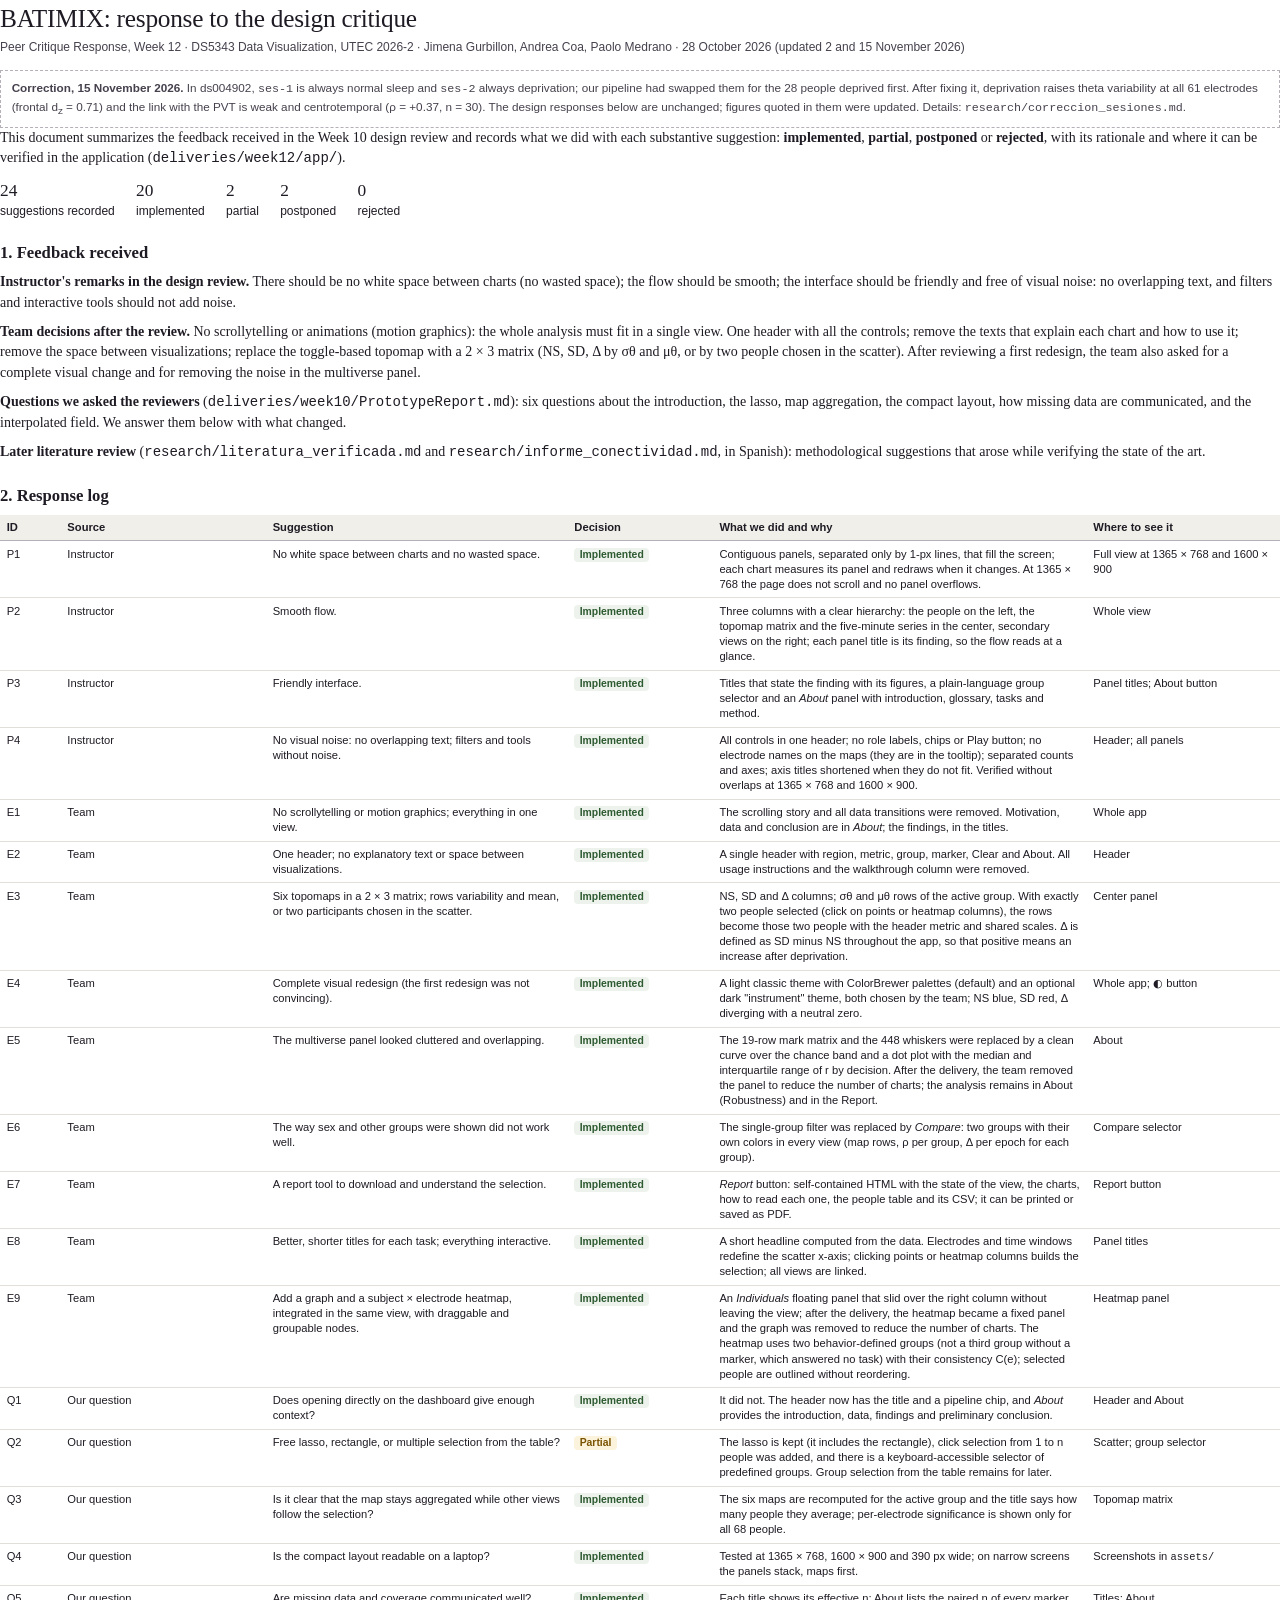
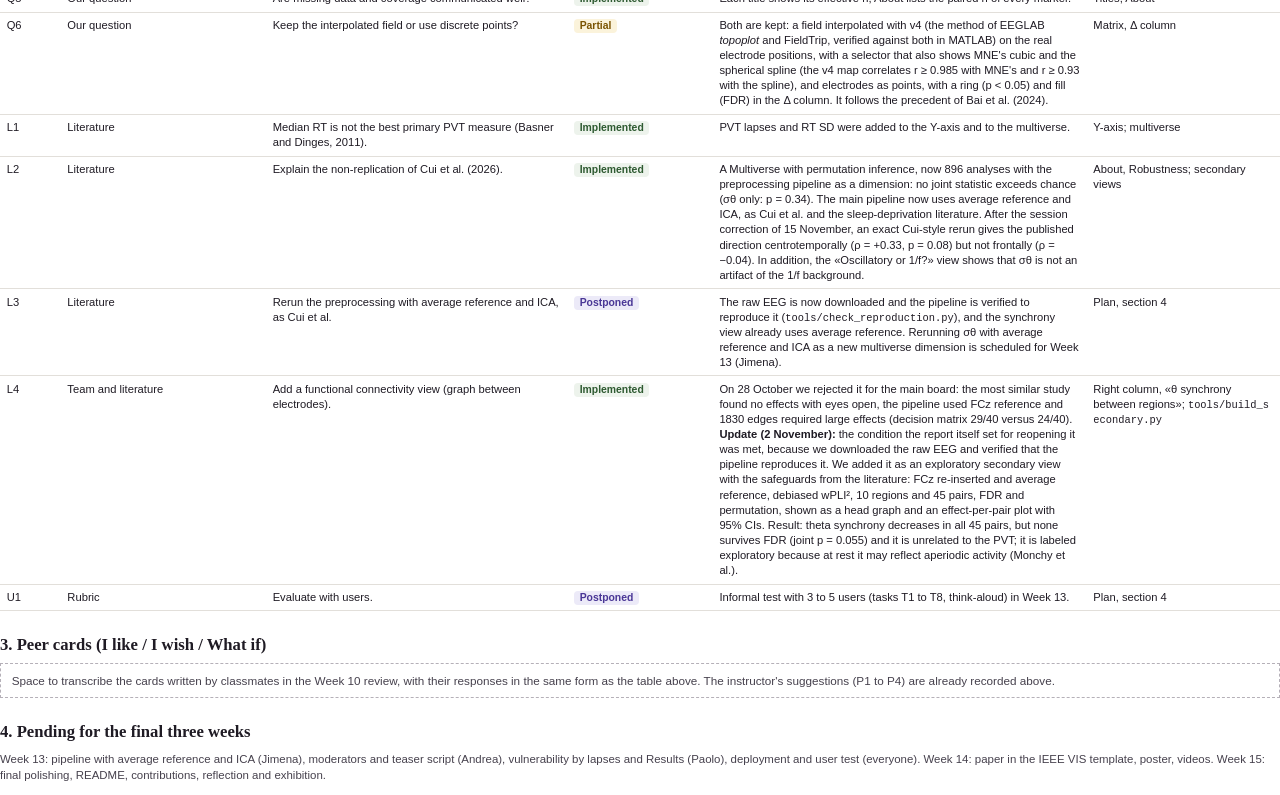
<file: deliveries/week12/PeerCritiqueResponse.html>
<!DOCTYPE html>
<html lang="en">
<head>
<meta charset="utf-8">
<title>BATIMIX: response to the design critique (Week 12)</title>
<style>
  @page{size:Letter;margin:.7in .7in .75in}
  body{font-family:Georgia,"Times New Roman",serif;color:#1F1B24;font-size:10.5pt;line-height:1.45;margin:0}
  h1{font-size:19pt;font-weight:normal;margin:0 0 2pt;letter-spacing:-.01em}
  h2{font-size:12.5pt;margin:16pt 0 5pt;font-weight:bold}
  .meta{font-family:Arial,Helvetica,sans-serif;font-size:9pt;color:#46414D;margin-bottom:10pt}
  p{margin:0 0 7pt}
  table{width:100%;table-layout:fixed;border-collapse:collapse;font-family:Arial,Helvetica,sans-serif;font-size:8.4pt;line-height:1.35;page-break-inside:auto}
  th{text-align:left;background:#F1EFEA;border-bottom:1px solid #B5B0B8;padding:4pt 5pt;vertical-align:bottom}
  td{border-bottom:1px solid #E2DFDA;padding:4pt 5pt;vertical-align:top}
  tr{page-break-inside:avoid}
  td code{word-break:break-all;font-size:7.8pt}
  .tag{display:inline-block;padding:0 4pt;border-radius:3pt;font-weight:bold;font-size:7.8pt;white-space:nowrap}
  .ok{background:#EDF3EC;color:#2E5A31}.part{background:#FBF3DB;color:#7A5300}.def{background:#ECEAF8;color:#4A3796}.no{background:#FDEBEC;color:#8F2B29}
  .note{font-family:Arial,Helvetica,sans-serif;font-size:8.6pt;color:#46414D}
  .pending{border:1px dashed #B5B0B8;padding:6pt 8pt;font-family:Arial,Helvetica,sans-serif;font-size:8.8pt;color:#46414D}
  .summary{display:flex;gap:16pt;font-family:Arial,Helvetica,sans-serif;font-size:9pt;margin:4pt 0 8pt}
  .summary b{font-size:13pt;display:block;font-family:Georgia,serif;font-weight:normal}
</style>
</head>
<body>
<h1>BATIMIX: response to the design critique</h1>
<div class="meta">Peer Critique Response, Week 12 · DS5343 Data Visualization, UTEC 2026-2 · Jimena Gurbillon, Andrea Coa, Paolo Medrano · 28 October 2026 (updated 2 and 15 November 2026)</div>
<div class="pending"><b>Correction, 15 November 2026.</b> In ds004902, <code>ses-1</code> is always normal sleep and <code>ses-2</code> always deprivation; our pipeline had swapped them for the 28 people deprived first. After fixing it, deprivation raises theta variability at all 61 electrodes (frontal d<sub>z</sub> = 0.71) and the link with the PVT is weak and centrotemporal (ρ = +0.37, n = 30). The design responses below are unchanged; figures quoted in them were updated. Details: <code>research/correccion_sesiones.md</code>.</div>

<p>This document summarizes the feedback received in the Week 10 design review and records what we did with each substantive suggestion: <b>implemented</b>, <b>partial</b>, <b>postponed</b> or <b>rejected</b>, with its rationale and where it can be verified in the application (<code>deliveries/week12/app/</code>).</p>

<div class="summary">
  <div><b>24</b>suggestions recorded</div>
  <div><b>20</b>implemented</div>
  <div><b>2</b>partial</div>
  <div><b>2</b>postponed</div>
  <div><b>0</b>rejected</div>
</div>

<h2>1. Feedback received</h2>
<p><b>Instructor's remarks in the design review.</b> There should be no white space between charts (no wasted space); the flow should be smooth; the interface should be friendly and free of visual noise: no overlapping text, and filters and interactive tools should not add noise.</p>
<p><b>Team decisions after the review.</b> No scrollytelling or animations (motion graphics): the whole analysis must fit in a single view. One header with all the controls; remove the texts that explain each chart and how to use it; remove the space between visualizations; replace the toggle-based topomap with a 2 × 3 matrix (NS, SD, Δ by σθ and μθ, or by two people chosen in the scatter). After reviewing a first redesign, the team also asked for a complete visual change and for removing the noise in the multiverse panel.</p>
<p><b>Questions we asked the reviewers</b> (<code>deliveries/week10/PrototypeReport.md</code>): six questions about the introduction, the lasso, map aggregation, the compact layout, how missing data are communicated, and the interpolated field. We answer them below with what changed.</p>
<p><b>Later literature review</b> (<code>research/literatura_verificada.md</code> and <code>research/informe_conectividad.md</code>, in Spanish): methodological suggestions that arose while verifying the state of the art.</p>

<h2>2. Response log</h2>
<table>
  <thead><tr><th style="width:4%">ID</th><th style="width:16%">Source</th><th style="width:24%">Suggestion</th><th style="width:11%">Decision</th><th style="width:30%">What we did and why</th><th style="width:15%">Where to see it</th></tr></thead>
  <tbody>
    <tr><td>P1</td><td>Instructor</td><td>No white space between charts and no wasted space.</td><td><span class="tag ok">Implemented</span></td><td>Contiguous panels, separated only by 1-px lines, that fill the screen; each chart measures its panel and redraws when it changes. At 1365 × 768 the page does not scroll and no panel overflows.</td><td>Full view at 1365 × 768 and 1600 × 900</td></tr>
    <tr><td>P2</td><td>Instructor</td><td>Smooth flow.</td><td><span class="tag ok">Implemented</span></td><td>Three columns with a clear hierarchy: the people on the left, the topomap matrix and the five-minute series in the center, secondary views on the right; each panel title is its finding, so the flow reads at a glance.</td><td>Whole view</td></tr>
    <tr><td>P3</td><td>Instructor</td><td>Friendly interface.</td><td><span class="tag ok">Implemented</span></td><td>Titles that state the finding with its figures, a plain-language group selector and an <i>About</i> panel with introduction, glossary, tasks and method.</td><td>Panel titles; About button</td></tr>
    <tr><td>P4</td><td>Instructor</td><td>No visual noise: no overlapping text; filters and tools without noise.</td><td><span class="tag ok">Implemented</span></td><td>All controls in one header; no role labels, chips or Play button; no electrode names on the maps (they are in the tooltip); separated counts and axes; axis titles shortened when they do not fit. Verified without overlaps at 1365 × 768 and 1600 × 900.</td><td>Header; all panels</td></tr>
    <tr><td>E1</td><td>Team</td><td>No scrollytelling or motion graphics; everything in one view.</td><td><span class="tag ok">Implemented</span></td><td>The scrolling story and all data transitions were removed. Motivation, data and conclusion are in <i>About</i>; the findings, in the titles.</td><td>Whole app</td></tr>
    <tr><td>E2</td><td>Team</td><td>One header; no explanatory text or space between visualizations.</td><td><span class="tag ok">Implemented</span></td><td>A single header with region, metric, group, marker, Clear and About. All usage instructions and the walkthrough column were removed.</td><td>Header</td></tr>
    <tr><td>E3</td><td>Team</td><td>Six topomaps in a 2 × 3 matrix; rows variability and mean, or two participants chosen in the scatter.</td><td><span class="tag ok">Implemented</span></td><td>NS, SD and Δ columns; σθ and μθ rows of the active group. With exactly two people selected (click on points or heatmap columns), the rows become those two people with the header metric and shared scales. Δ is defined as SD minus NS throughout the app, so that positive means an increase after deprivation.</td><td>Center panel</td></tr>
    <tr><td>E4</td><td>Team</td><td>Complete visual redesign (the first redesign was not convincing).</td><td><span class="tag ok">Implemented</span></td><td>A light classic theme with ColorBrewer palettes (default) and an optional dark "instrument" theme, both chosen by the team; NS blue, SD red, Δ diverging with a neutral zero.</td><td>Whole app; ◐ button</td></tr>
    <tr><td>E5</td><td>Team</td><td>The multiverse panel looked cluttered and overlapping.</td><td><span class="tag ok">Implemented</span></td><td>The 19-row mark matrix and the 448 whiskers were replaced by a clean curve over the chance band and a dot plot with the median and interquartile range of r by decision. After the delivery, the team removed the panel to reduce the number of charts; the analysis remains in About (Robustness) and in the Report.</td><td>About</td></tr>
    <tr><td>E6</td><td>Team</td><td>The way sex and other groups were shown did not work well.</td><td><span class="tag ok">Implemented</span></td><td>The single-group filter was replaced by <i>Compare</i>: two groups with their own colors in every view (map rows, ρ per group, Δ per epoch for each group).</td><td>Compare selector</td></tr>
    <tr><td>E7</td><td>Team</td><td>A report tool to download and understand the selection.</td><td><span class="tag ok">Implemented</span></td><td><i>Report</i> button: self-contained HTML with the state of the view, the charts, how to read each one, the people table and its CSV; it can be printed or saved as PDF.</td><td>Report button</td></tr>
    <tr><td>E8</td><td>Team</td><td>Better, shorter titles for each task; everything interactive.</td><td><span class="tag ok">Implemented</span></td><td>A short headline computed from the data. Electrodes and time windows redefine the scatter x-axis; clicking points or heatmap columns builds the selection; all views are linked.</td><td>Panel titles</td></tr>
    <tr><td>E9</td><td>Team</td><td>Add a graph and a subject × electrode heatmap, integrated in the same view, with draggable and groupable nodes.</td><td><span class="tag ok">Implemented</span></td><td>An <i>Individuals</i> floating panel that slid over the right column without leaving the view; after the delivery, the heatmap became a fixed panel and the graph was removed to reduce the number of charts. The heatmap uses two behavior-defined groups (not a third group without a marker, which answered no task) with their consistency C(e); selected people are outlined without reordering.</td><td>Heatmap panel</td></tr>
    <tr><td>Q1</td><td>Our question</td><td>Does opening directly on the dashboard give enough context?</td><td><span class="tag ok">Implemented</span></td><td>It did not. The header now has the title and a pipeline chip, and <i>About</i> provides the introduction, data, findings and preliminary conclusion.</td><td>Header and About</td></tr>
    <tr><td>Q2</td><td>Our question</td><td>Free lasso, rectangle, or multiple selection from the table?</td><td><span class="tag part">Partial</span></td><td>The lasso is kept (it includes the rectangle), click selection from 1 to n people was added, and there is a keyboard-accessible selector of predefined groups. Group selection from the table remains for later.</td><td>Scatter; group selector</td></tr>
    <tr><td>Q3</td><td>Our question</td><td>Is it clear that the map stays aggregated while other views follow the selection?</td><td><span class="tag ok">Implemented</span></td><td>The six maps are recomputed for the active group and the title says how many people they average; per-electrode significance is shown only for all 68 people.</td><td>Topomap matrix</td></tr>
    <tr><td>Q4</td><td>Our question</td><td>Is the compact layout readable on a laptop?</td><td><span class="tag ok">Implemented</span></td><td>Tested at 1365 × 768, 1600 × 900 and 390 px wide; on narrow screens the panels stack, maps first.</td><td>Screenshots in <code>assets/</code></td></tr>
    <tr><td>Q5</td><td>Our question</td><td>Are missing data and coverage communicated well?</td><td><span class="tag ok">Implemented</span></td><td>Each title shows its effective n; About lists the paired n of every marker.</td><td>Titles; About</td></tr>
    <tr><td>Q6</td><td>Our question</td><td>Keep the interpolated field or use discrete points?</td><td><span class="tag part">Partial</span></td><td>Both are kept: a field interpolated with v4 (the method of EEGLAB <i>topoplot</i> and FieldTrip, verified against both in MATLAB) on the real electrode positions, with a selector that also shows MNE's cubic and the spherical spline (the v4 map correlates r ≥ 0.985 with MNE's and r ≥ 0.93 with the spline), and electrodes as points, with a ring (p &lt; 0.05) and fill (FDR) in the Δ column. It follows the precedent of Bai et al. (2024).</td><td>Matrix, Δ column</td></tr>
    <tr><td>L1</td><td>Literature</td><td>Median RT is not the best primary PVT measure (Basner and Dinges, 2011).</td><td><span class="tag ok">Implemented</span></td><td>PVT lapses and RT SD were added to the Y-axis and to the multiverse.</td><td>Y-axis; multiverse</td></tr>
    <tr><td>L2</td><td>Literature</td><td>Explain the non-replication of Cui et al. (2026).</td><td><span class="tag ok">Implemented</span></td><td>A Multiverse with permutation inference, now 896 analyses with the preprocessing pipeline as a dimension: no joint statistic exceeds chance (σθ only: p = 0.34). The main pipeline now uses average reference and ICA, as Cui et al. and the sleep-deprivation literature. After the session correction of 15 November, an exact Cui-style rerun gives the published direction centrotemporally (ρ = +0.33, p = 0.08) but not frontally (ρ = −0.04). In addition, the «Oscillatory or 1/f?» view shows that σθ is not an artifact of the 1/f background.</td><td>About, Robustness; secondary views</td></tr>
    <tr><td>L3</td><td>Literature</td><td>Rerun the preprocessing with average reference and ICA, as Cui et al.</td><td><span class="tag def">Postponed</span></td><td>The raw EEG is now downloaded and the pipeline is verified to reproduce it (<code>tools/check_reproduction.py</code>), and the synchrony view already uses average reference. Rerunning σθ with average reference and ICA as a new multiverse dimension is scheduled for Week 13 (Jimena).</td><td>Plan, section 4</td></tr>
    <tr><td>L4</td><td>Team and literature</td><td>Add a functional connectivity view (graph between electrodes).</td><td><span class="tag ok">Implemented</span></td><td>On 28 October we rejected it for the main board: the most similar study found no effects with eyes open, the pipeline used FCz reference and 1830 edges required large effects (decision matrix 29/40 versus 24/40). <b>Update (2 November):</b> the condition the report itself set for reopening it was met, because we downloaded the raw EEG and verified that the pipeline reproduces it. We added it as an exploratory secondary view with the safeguards from the literature: FCz re-inserted and average reference, debiased wPLI², 10 regions and 45 pairs, FDR and permutation, shown as a head graph and an effect-per-pair plot with 95% CIs. Result: theta synchrony decreases in all 45 pairs, but none survives FDR (joint p = 0.055) and it is unrelated to the PVT; it is labeled exploratory because at rest it may reflect aperiodic activity (Monchy et al.).</td><td>Right column, «θ synchrony between regions»; <code>tools/build_secondary.py</code></td></tr>
    <tr><td>U1</td><td>Rubric</td><td>Evaluate with users.</td><td><span class="tag def">Postponed</span></td><td>Informal test with 3 to 5 users (tasks T1 to T8, think-aloud) in Week 13.</td><td>Plan, section 4</td></tr>
  </tbody>
</table>

<h2>3. Peer cards (I like / I wish / What if)</h2>
<div class="pending">Space to transcribe the cards written by classmates in the Week 10 review, with their responses in the same form as the table above. The instructor's suggestions (P1 to P4) are already recorded above.</div>

<h2>4. Pending for the final three weeks</h2>
<p class="note">Week 13: pipeline with average reference and ICA (Jimena), moderators and teaser script (Andrea), vulnerability by lapses and Results (Paolo), deployment and user test (everyone). Week 14: paper in the IEEE VIS template, poster, videos. Week 15: final polishing, README, contributions, reflection and exhibition.</p>
</body>
</html>
</file>
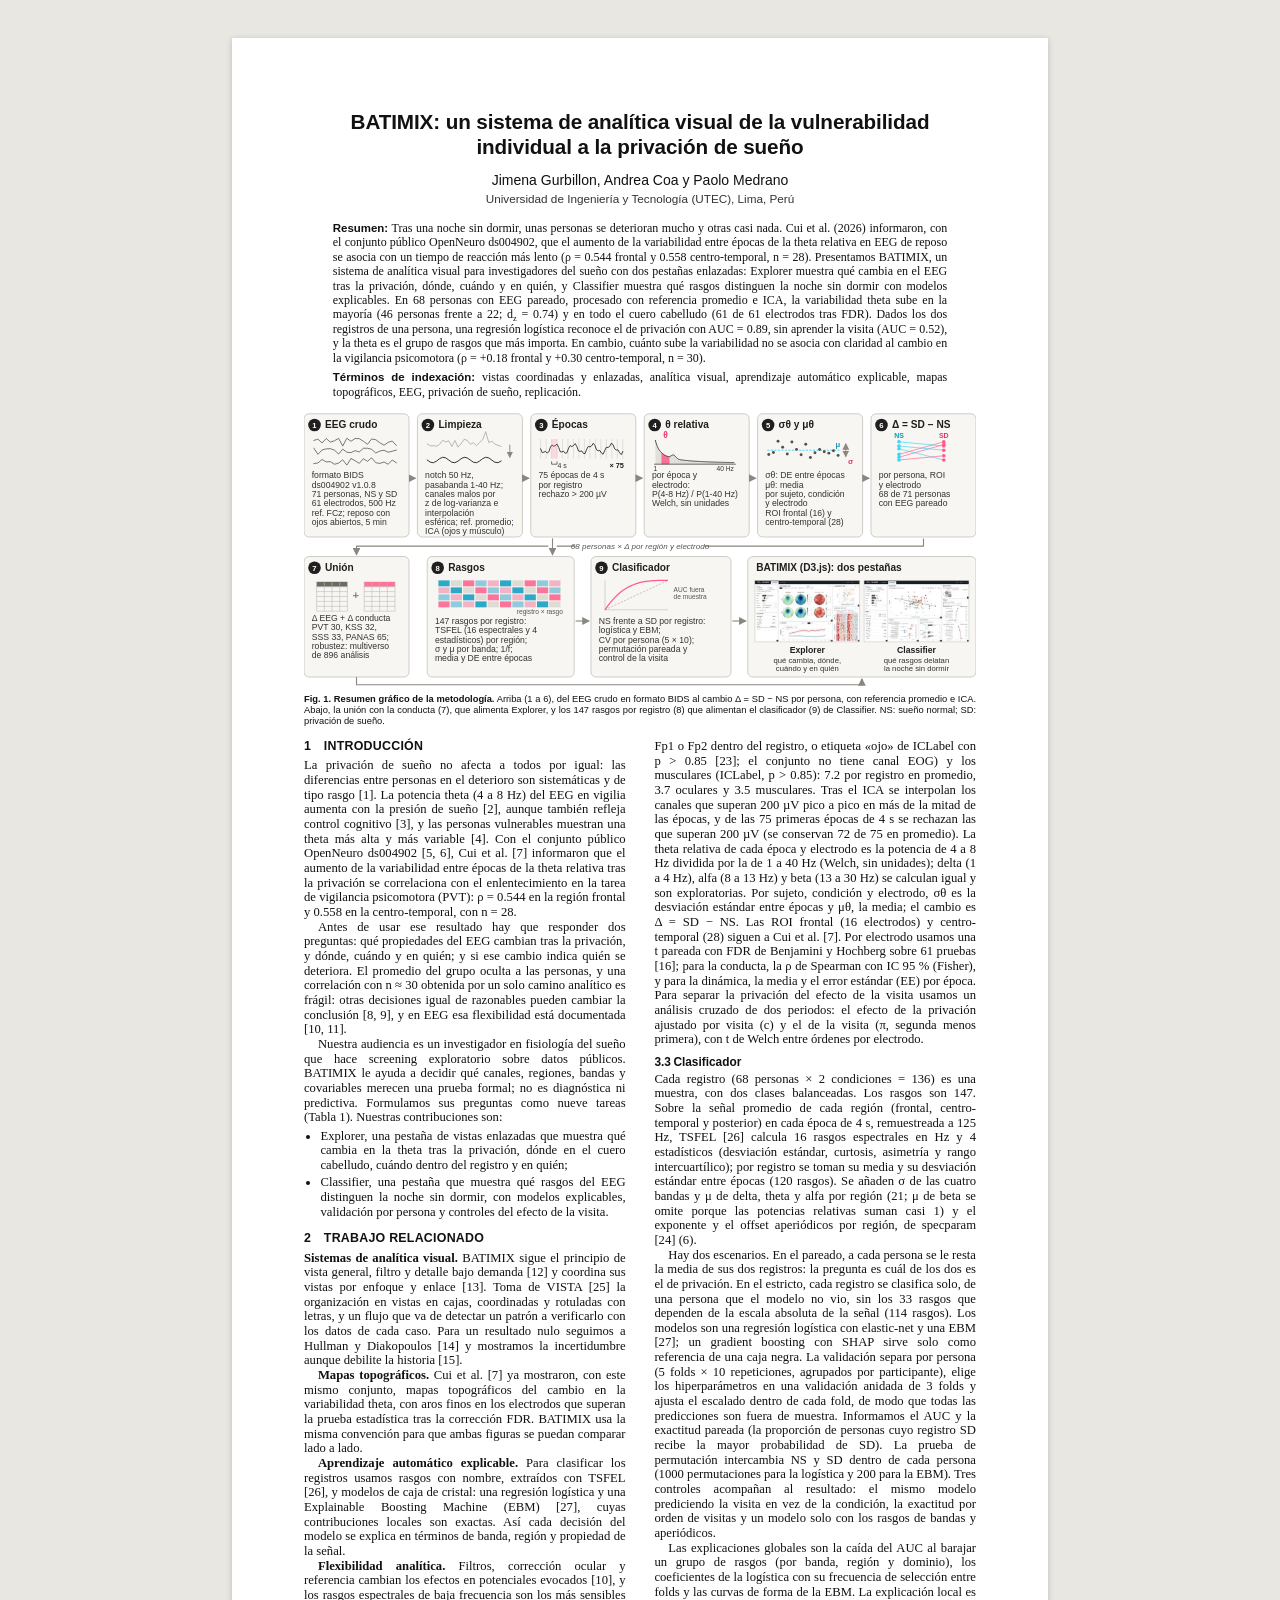
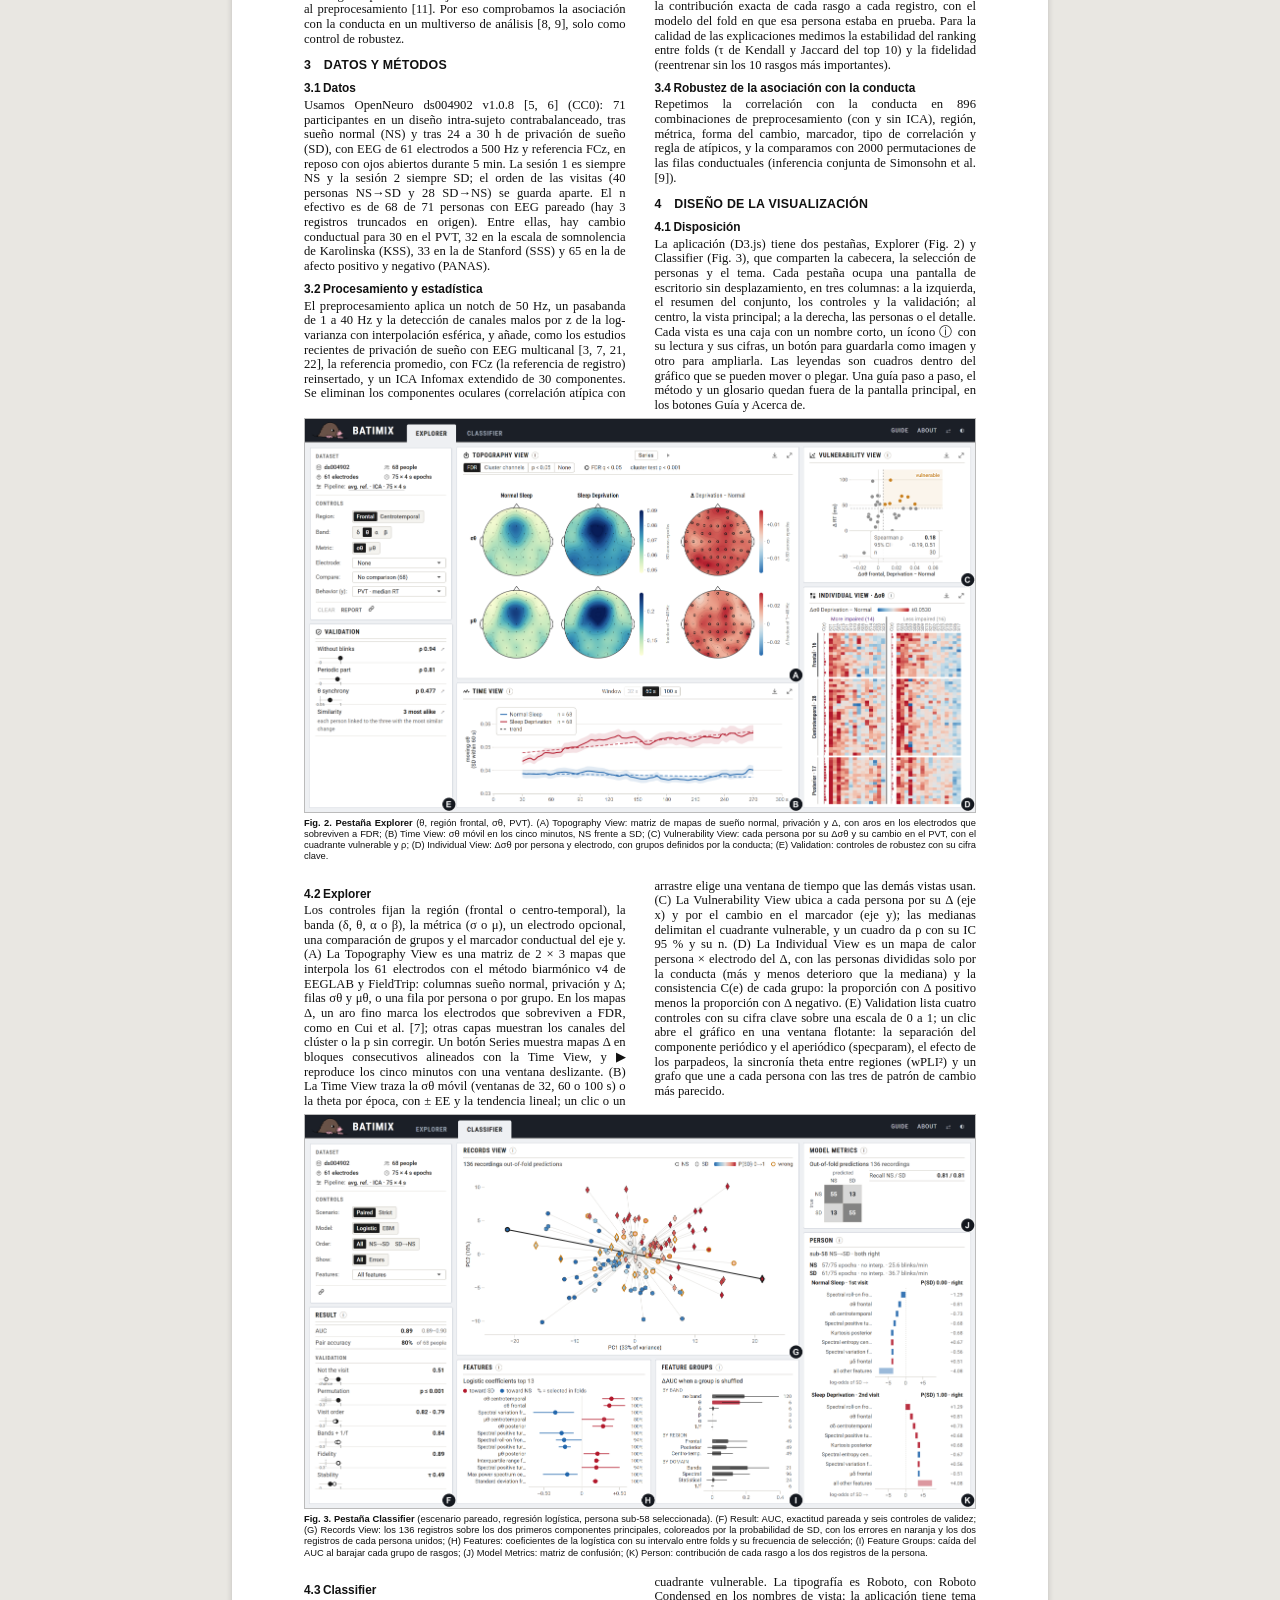
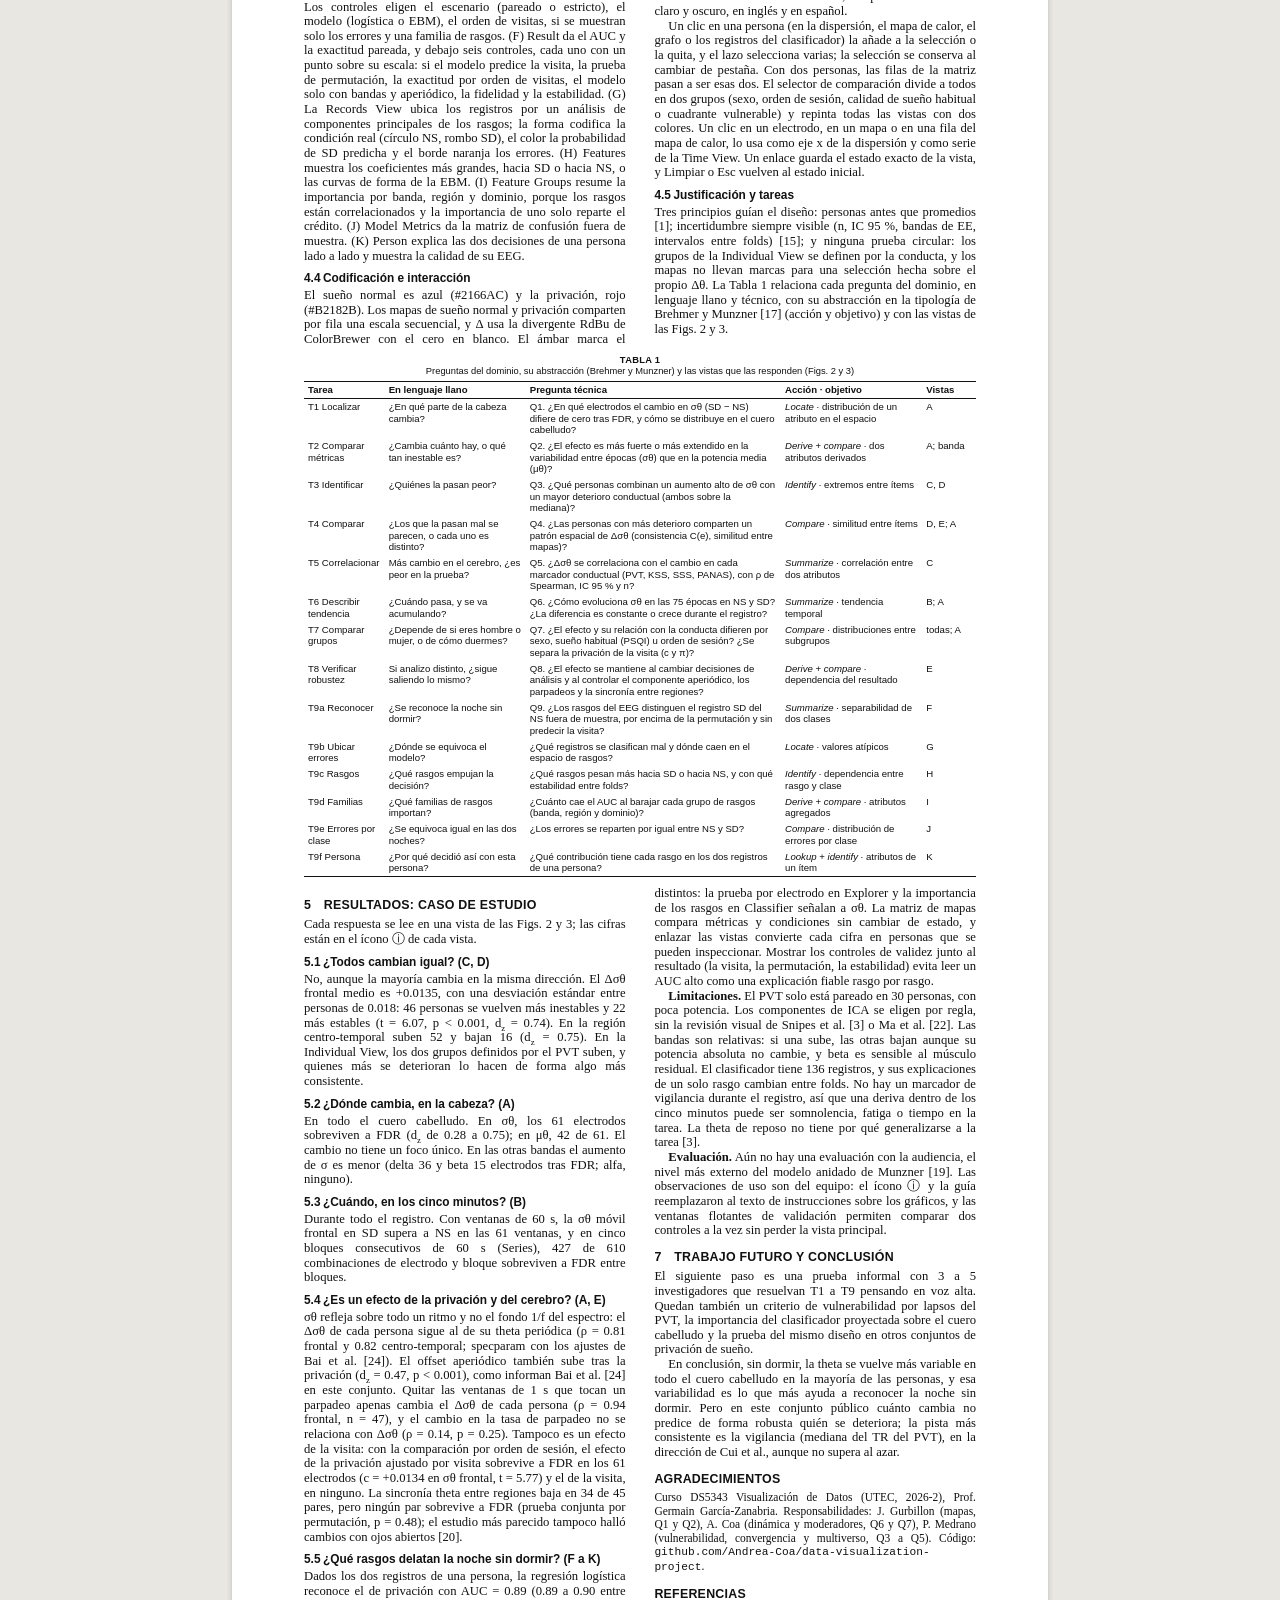
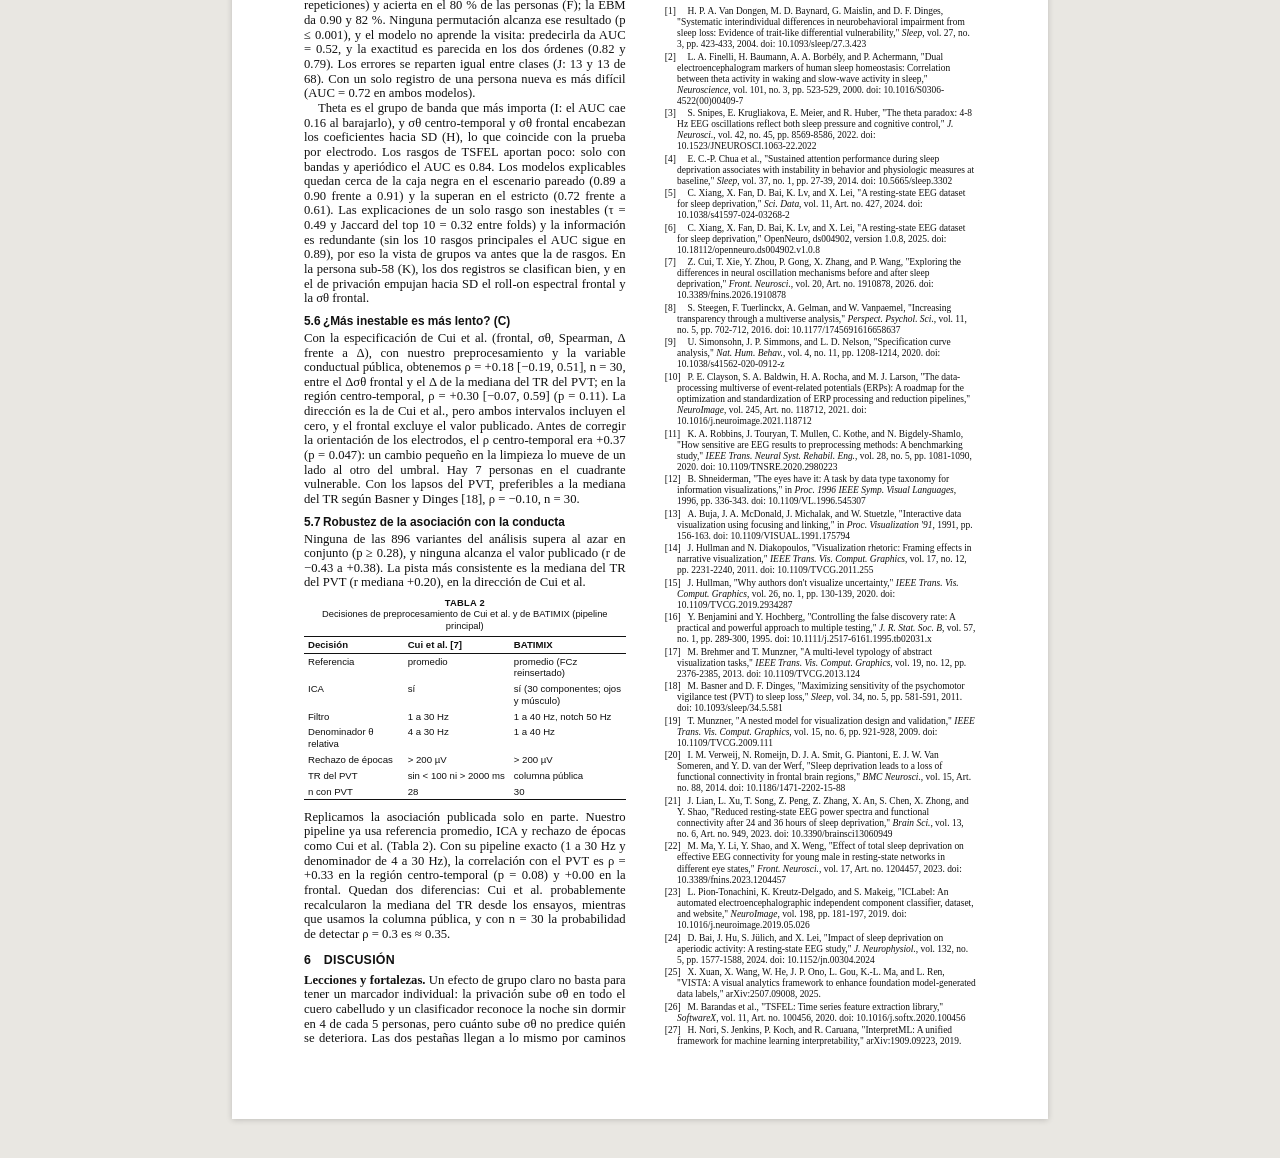
<file: deliveries/week12/paper/FinalPaper.html>
<!DOCTYPE html>
<html lang="es">
<head>
<meta charset="utf-8">
<meta name="viewport" content="width=device-width, initial-scale=1">
<title>BATIMIX: un sistema de analítica visual de la vulnerabilidad individual a la privación de sueño</title>
<!-- Fuente editable del borrador. Cifras: RefinedDraftReport.md y app/data/ml.json; referencias: research/literatura_verificada.md.
     La Fig. 1 es un SVG en línea; las Figs. 2 y 3 son capturas
     de la app a 1365 × 800 con las letras de cada vista. -->
<link rel="stylesheet" href="paper.css">
</head>
<body>
<div class="page">

<header class="titleblock">
  <h1 class="title">BATIMIX: un sistema de analítica visual de la vulnerabilidad individual a la privación de sueño</h1>
  <div class="authors">Jimena Gurbillon, Andrea Coa y Paolo Medrano</div>
  <div class="affil">Universidad de Ingeniería y Tecnología (UTEC), Lima, Perú</div>

  <p class="abstract"><span class="lbl">Resumen:</span> Tras una noche sin dormir, unas personas se deterioran mucho y otras casi nada. Cui et al. (2026) informaron, con el conjunto público OpenNeuro ds004902, que el aumento de la variabilidad entre épocas de la theta relativa en EEG de reposo se asocia con un tiempo de reacción más lento (ρ = 0.544 frontal y 0.558 centro-temporal, n = 28). Presentamos BATIMIX, un sistema de analítica visual para investigadores del sueño con dos pestañas enlazadas: Explorer muestra qué cambia en el EEG tras la privación, dónde, cuándo y en quién, y Classifier muestra qué rasgos distinguen la noche sin dormir con modelos explicables. En 68 personas con EEG pareado, procesado con referencia promedio e ICA, la variabilidad theta sube en la mayoría (46 personas frente a 22; d<sub>z</sub> = 0.74) y en todo el cuero cabelludo (61 de 61 electrodos tras FDR). Dados los dos registros de una persona, una regresión logística reconoce el de privación con AUC = 0.89, sin aprender la visita (AUC = 0.52), y la theta es el grupo de rasgos que más importa. En cambio, cuánto sube la variabilidad no se asocia con claridad al cambio en la vigilancia psicomotora (ρ = +0.18 frontal y +0.30 centro-temporal, n = 30).</p>
  <p class="indexterms"><span class="lbl">Términos de indexación:</span> vistas coordinadas y enlazadas, analítica visual, aprendizaje automático explicable, mapas topográficos, EEG, privación de sueño, replicación.</p>
</header>

<figure class="teaser" id="fig1">
<svg class="ga" viewBox="0 0 960 396" xmlns="http://www.w3.org/2000/svg" role="img" aria-label="Resumen gráfico: del EEG crudo a las dos pestañas de BATIMIX"><defs><marker id="ga-ar" viewBox="0 0 10 10" refX="8.5" refY="5" markerWidth="7" markerHeight="7" orient="auto-start-reverse"><path d="M0,0 L10,5 L0,10 z" fill="#8a8781"/></marker></defs><g transform="translate(0,4)"><rect x="0" y="0" width="150" height="176" rx="7" fill="#f7f6f3" stroke="#bdb9b0" stroke-width="1"/><circle cx="15" cy="16" r="9" fill="#1f1f1f"/><text x="15.0" y="20.0" font-family="Arial, Helvetica, sans-serif" font-size="11" font-weight="700" fill="#fff" text-anchor="middle">1</text><text x="30.0" y="21.0" font-family="Arial, Helvetica, sans-serif" font-size="14.5" font-weight="700" fill="#1f1f1f" text-anchor="start">EEG crudo</text><polyline points="14.0,38.1 19.9,36.2 25.8,41.7 31.7,35.3 37.6,40.4 43.5,38.5 49.4,35.1 55.3,46.1 61.2,34.9 67.1,39.3 73.0,35.3 78.9,35.5 84.8,39.2 90.7,43.6 96.6,35.9 102.5,37.0 108.4,41.4 114.3,44.9 120.2,40.8 126.1,38.9 132.0,45.2" fill="none" stroke="#55524c" stroke-width="1.1" stroke-linejoin="round" stroke-linecap="round" opacity="1"/><polyline points="14.0,49.0 19.9,57.9 25.8,51.7 31.7,50.1 37.6,49.8 43.5,51.9 49.4,57.5 55.3,50.5 61.2,54.9 67.1,55.5 73.0,52.6 78.9,54.5 84.8,49.2 90.7,49.2 96.6,50.8 102.5,56.0 108.4,53.2 114.3,52.0 120.2,54.9 126.1,53.5 132.0,51.8" fill="none" stroke="#55524c" stroke-width="1.1" stroke-linejoin="round" stroke-linecap="round" opacity="1"/><polyline points="14.0,71.2 19.9,70.2 25.8,65.2 31.7,68.8 37.6,68.3 43.5,72.1 49.4,70.5 55.3,65.7 61.2,73.3 67.1,63.8 73.0,67.1 78.9,70.8 84.8,64.2 90.7,67.9 96.6,62.9 102.5,69.9 108.4,70.9 114.3,68.8 120.2,72.1 126.1,66.0 132.0,70.1" fill="none" stroke="#55524c" stroke-width="1.1" stroke-linejoin="round" stroke-linecap="round" opacity="1"/><text x="11.0" y="92.0" font-family="Arial, Helvetica, sans-serif" font-size="12.4" font-weight="400" fill="#333" text-anchor="start">formato BIDS</text><text x="11.0" y="105.4" font-family="Arial, Helvetica, sans-serif" font-size="12.4" font-weight="400" fill="#333" text-anchor="start">ds004902 v1.0.8</text><text x="11.0" y="118.8" font-family="Arial, Helvetica, sans-serif" font-size="12.4" font-weight="400" fill="#333" text-anchor="start">71 personas, NS y SD</text><text x="11.0" y="132.2" font-family="Arial, Helvetica, sans-serif" font-size="12.4" font-weight="400" fill="#333" text-anchor="start">61 electrodos, 500 Hz</text><text x="11.0" y="145.6" font-family="Arial, Helvetica, sans-serif" font-size="12.4" font-weight="400" fill="#333" text-anchor="start">ref. FCz; reposo con</text><text x="11.0" y="159.0" font-family="Arial, Helvetica, sans-serif" font-size="12.4" font-weight="400" fill="#333" text-anchor="start">ojos abiertos, 5 min</text></g><g transform="translate(162,4)"><rect x="0" y="0" width="150" height="176" rx="7" fill="#f7f6f3" stroke="#bdb9b0" stroke-width="1"/><circle cx="15" cy="16" r="9" fill="#1f1f1f"/><text x="15.0" y="20.0" font-family="Arial, Helvetica, sans-serif" font-size="11" font-weight="700" fill="#fff" text-anchor="middle">2</text><text x="30.0" y="21.0" font-family="Arial, Helvetica, sans-serif" font-size="14.5" font-weight="700" fill="#1f1f1f" text-anchor="start">Limpieza</text><polyline points="14.0,42.8 18.4,45.8 22.8,45.5 27.2,46.4 31.6,43.8 36.0,37.9 40.4,40.2 44.8,38.6 49.2,46.8 53.6,38.1 58.0,47.6 62.4,42.7 66.8,36.4 71.2,38.0 75.6,43.5 80.0,41.4 84.4,45.6 88.8,40.9 93.2,37.0 97.6,25.5 102.0,41.1 106.4,39.2 110.8,43.2 115.2,45.0 119.6,46.5" fill="none" stroke="#a9a59d" stroke-width="1.1" stroke-linejoin="round" stroke-linecap="round" opacity="1"/><polyline points="14.0,66.0 18.4,69.1 22.8,69.9 27.2,67.7 31.6,64.2 36.0,62.1 40.4,62.9 44.8,66.1 49.2,69.2 53.6,69.9 58.0,67.6 62.4,64.2 66.8,62.1 71.2,63.0 75.6,66.1 80.0,69.2 84.4,69.9 88.8,67.6 93.2,64.1 97.6,62.1 102.0,63.0 106.4,66.2 110.8,69.3 115.2,69.8 119.6,67.5" fill="none" stroke="#1f1f1f" stroke-width="1.3" stroke-linejoin="round" stroke-linecap="round" opacity="1"/><line x1="132" y1="44" x2="132" y2="62" stroke="#8a8781" stroke-width="1.3" marker-end="url(#ga-ar)"/><text x="11.0" y="92.0" font-family="Arial, Helvetica, sans-serif" font-size="12.4" font-weight="400" fill="#333" text-anchor="start">notch 50 Hz,</text><text x="11.0" y="105.4" font-family="Arial, Helvetica, sans-serif" font-size="12.4" font-weight="400" fill="#333" text-anchor="start">pasabanda 1-40 Hz;</text><text x="11.0" y="118.8" font-family="Arial, Helvetica, sans-serif" font-size="12.4" font-weight="400" fill="#333" text-anchor="start">canales malos por</text><text x="11.0" y="132.2" font-family="Arial, Helvetica, sans-serif" font-size="12.4" font-weight="400" fill="#333" text-anchor="start">z de log-varianza e</text><text x="11.0" y="145.6" font-family="Arial, Helvetica, sans-serif" font-size="12.4" font-weight="400" fill="#333" text-anchor="start">interpolación</text><text x="11.0" y="159.0" font-family="Arial, Helvetica, sans-serif" font-size="12.4" font-weight="400" fill="#333" text-anchor="start">esférica; ref. promedio;</text><text x="11.0" y="172.4" font-family="Arial, Helvetica, sans-serif" font-size="12.4" font-weight="400" fill="#333" text-anchor="start">ICA (ojos y músculo)</text></g><g transform="translate(324,4)"><rect x="0" y="0" width="150" height="176" rx="7" fill="#f7f6f3" stroke="#bdb9b0" stroke-width="1"/><circle cx="15" cy="16" r="9" fill="#1f1f1f"/><text x="15.0" y="20.0" font-family="Arial, Helvetica, sans-serif" font-size="11" font-weight="700" fill="#fff" text-anchor="middle">3</text><text x="30.0" y="21.0" font-family="Arial, Helvetica, sans-serif" font-size="14.5" font-weight="700" fill="#1f1f1f" text-anchor="start">Épocas</text><line x1="14.0" y1="36" x2="14.0" y2="64" stroke="#d9d6cf" stroke-width="1"/><line x1="21.8" y1="36" x2="21.8" y2="64" stroke="#d9d6cf" stroke-width="1"/><line x1="29.7" y1="36" x2="29.7" y2="64" stroke="#d9d6cf" stroke-width="1"/><line x1="37.5" y1="36" x2="37.5" y2="64" stroke="#d9d6cf" stroke-width="1"/><line x1="45.3" y1="36" x2="45.3" y2="64" stroke="#d9d6cf" stroke-width="1"/><line x1="53.1" y1="36" x2="53.1" y2="64" stroke="#d9d6cf" stroke-width="1"/><line x1="61.0" y1="36" x2="61.0" y2="64" stroke="#d9d6cf" stroke-width="1"/><line x1="68.8" y1="36" x2="68.8" y2="64" stroke="#d9d6cf" stroke-width="1"/><line x1="76.6" y1="36" x2="76.6" y2="64" stroke="#d9d6cf" stroke-width="1"/><line x1="84.5" y1="36" x2="84.5" y2="64" stroke="#d9d6cf" stroke-width="1"/><line x1="92.3" y1="36" x2="92.3" y2="64" stroke="#d9d6cf" stroke-width="1"/><line x1="100.1" y1="36" x2="100.1" y2="64" stroke="#d9d6cf" stroke-width="1"/><line x1="108.0" y1="36" x2="108.0" y2="64" stroke="#d9d6cf" stroke-width="1"/><line x1="115.8" y1="36" x2="115.8" y2="64" stroke="#d9d6cf" stroke-width="1"/><line x1="123.6" y1="36" x2="123.6" y2="64" stroke="#d9d6cf" stroke-width="1"/><line x1="131.4" y1="36" x2="131.4" y2="64" stroke="#d9d6cf" stroke-width="1"/><polyline points="14.0,50.0 16.4,55.6 18.7,54.7 21.1,53.7 23.4,56.1 25.8,54.3 28.1,47.3 30.4,44.6 32.8,46.4 35.2,45.2 37.5,43.4 39.9,48.2 42.2,54.4 44.5,54.3 46.9,53.5 49.2,56.4 51.6,55.7 54.0,49.0 56.3,45.4 58.6,46.8 61.0,45.3 63.4,42.6 65.7,46.6 68.1,53.0 70.4,53.7 72.8,53.1 75.1,56.5 77.5,56.9 79.8,50.7 82.2,46.5 84.5,47.4 86.9,45.8 89.2,42.2 91.5,45.1 93.9,51.5 96.2,52.8 98.6,52.4 101.0,56.2 103.3,57.8 105.7,52.3 108.0,47.7 110.4,48.2 112.7,46.5 115.0,42.2 117.4,43.8 119.8,50.0 122.1,51.8 124.5,51.5 126.8,55.5 129.2,58.3 131.5,53.8" fill="none" stroke="#1f1f1f" stroke-width="1.2" stroke-linejoin="round" stroke-linecap="round" opacity="1"/><rect x="29.7" y="36" width="7.83" height="28" fill="#FF5C8A" opacity="0.18"/><path d="M29.7,68 v4 h7.83 v-4" fill="none" stroke="#1f1f1f" stroke-width="0.9"/><text x="38.0" y="78.0" font-family="Arial, Helvetica, sans-serif" font-size="10" font-weight="400" fill="#333" text-anchor="start">4 s</text><text x="133.0" y="78.0" font-family="Arial, Helvetica, sans-serif" font-size="10.5" font-weight="700" fill="#1f1f1f" text-anchor="end">× 75</text><text x="11.0" y="92.0" font-family="Arial, Helvetica, sans-serif" font-size="12.4" font-weight="400" fill="#333" text-anchor="start">75 épocas de 4 s</text><text x="11.0" y="105.4" font-family="Arial, Helvetica, sans-serif" font-size="12.4" font-weight="400" fill="#333" text-anchor="start">por registro</text><text x="11.0" y="118.8" font-family="Arial, Helvetica, sans-serif" font-size="12.4" font-weight="400" fill="#333" text-anchor="start">rechazo &gt; 200 µV</text></g><g transform="translate(486,4)"><rect x="0" y="0" width="150" height="176" rx="7" fill="#f7f6f3" stroke="#bdb9b0" stroke-width="1"/><circle cx="15" cy="16" r="9" fill="#1f1f1f"/><text x="15.0" y="20.0" font-family="Arial, Helvetica, sans-serif" font-size="11" font-weight="700" fill="#fff" text-anchor="middle">4</text><text x="30.0" y="21.0" font-family="Arial, Helvetica, sans-serif" font-size="14.5" font-weight="700" fill="#1f1f1f" text-anchor="start">θ relativa</text><polygon points="16.0,72 16.0,38.0 16.7,40.7 17.4,43.1 18.2,45.1 18.9,46.8 19.6,48.3 20.3,49.7 21.0,50.9 21.7,52.0 22.5,53.0 23.2,53.9 23.9,54.7 24.6,55.4 25.3,56.1 26.1,56.7 26.8,57.3 27.5,57.8 28.2,58.3 28.9,58.8 29.6,59.2 30.4,59.6 31.1,60.0 31.8,60.3 32.5,60.6 33.2,60.9 33.9,61.1 34.7,61.2 35.4,61.2 36.1,61.1 36.8,60.9 37.5,60.5 38.3,60.1 39.0,59.7 39.7,59.2 40.4,58.9 41.1,58.8 41.8,58.8 42.6,59.1 43.3,59.6 44.0,60.3 44.7,61.1 45.4,61.9 46.2,62.7 46.9,63.3 47.6,63.9 48.3,64.4 49.0,64.8 49.7,65.1 50.5,65.3 51.2,65.5 51.9,65.6 52.6,65.8 53.3,65.9 54.1,66.0 54.8,66.1 55.5,66.1 56.2,66.2 56.9,66.3 57.6,66.4 58.4,66.5 59.1,66.6 59.8,66.6 60.5,66.7 61.2,66.8 61.9,66.8 62.7,66.9 63.4,67.0 64.1,67.0 64.8,67.1 65.5,67.2 66.3,67.2 67.0,67.3 67.7,67.3 68.4,67.4 69.1,67.5 69.8,67.5 70.6,67.6 71.3,67.6 72.0,67.7 72.7,67.7 73.4,67.8 74.2,67.8 74.9,67.8 75.6,67.9 76.3,67.9 77.0,68.0 77.7,68.0 78.5,68.1 79.2,68.1 79.9,68.1 80.6,68.2 81.3,68.2 82.1,68.2 82.8,68.3 83.5,68.3 84.2,68.3 84.9,68.4 85.6,68.4 86.4,68.4 87.1,68.5 87.8,68.5 88.5,68.5 89.2,68.6 89.9,68.6 90.7,68.6 91.4,68.7 92.1,68.7 92.8,68.7 93.5,68.7 94.3,68.8 95.0,68.8 95.7,68.8 96.4,68.9 97.1,68.9 97.8,68.9 98.6,68.9 99.3,69.0 100.0,69.0 100.7,69.0 101.4,69.0 102.2,69.0 102.9,69.1 103.6,69.1 104.3,69.1 105.0,69.1 105.7,69.2 106.5,69.2 107.2,69.2 107.9,69.2 108.6,69.2 109.3,69.3 110.1,69.3 110.8,69.3 111.5,69.3 112.2,69.3 112.9,69.3 113.6,69.4 114.4,69.4 115.1,69.4 115.8,69.4 116.5,69.4 117.2,69.5 117.9,69.5 118.7,69.5 119.4,69.5 120.1,69.5 120.8,69.5 121.5,69.5 122.3,69.6 123.0,69.6 123.7,69.6 124.4,69.6 125.1,69.6 125.8,69.6 126.6,69.7 127.3,69.7 128.0,69.7 128.0,72" fill="#d9d6cf" opacity="0.7"/><polygon points="24.6,72 24.6,55.4 25.3,56.1 26.1,56.7 26.8,57.3 27.5,57.8 28.2,58.3 28.9,58.8 29.6,59.2 30.4,59.6 31.1,60.0 31.8,60.3 32.5,60.6 33.2,60.9 33.9,61.1 34.7,61.2 35.4,61.2 36.1,61.1 36.1,72" fill="#FF5C8A" opacity="0.85"/><polyline points="16.0,38.0 16.7,40.7 17.4,43.1 18.2,45.1 18.9,46.8 19.6,48.3 20.3,49.7 21.0,50.9 21.7,52.0 22.5,53.0 23.2,53.9 23.9,54.7 24.6,55.4 25.3,56.1 26.1,56.7 26.8,57.3 27.5,57.8 28.2,58.3 28.9,58.8 29.6,59.2 30.4,59.6 31.1,60.0 31.8,60.3 32.5,60.6 33.2,60.9 33.9,61.1 34.7,61.2 35.4,61.2 36.1,61.1 36.8,60.9 37.5,60.5 38.3,60.1 39.0,59.7 39.7,59.2 40.4,58.9 41.1,58.8 41.8,58.8 42.6,59.1 43.3,59.6 44.0,60.3 44.7,61.1 45.4,61.9 46.2,62.7 46.9,63.3 47.6,63.9 48.3,64.4 49.0,64.8 49.7,65.1 50.5,65.3 51.2,65.5 51.9,65.6 52.6,65.8 53.3,65.9 54.1,66.0 54.8,66.1 55.5,66.1 56.2,66.2 56.9,66.3 57.6,66.4 58.4,66.5 59.1,66.6 59.8,66.6 60.5,66.7 61.2,66.8 61.9,66.8 62.7,66.9 63.4,67.0 64.1,67.0 64.8,67.1 65.5,67.2 66.3,67.2 67.0,67.3 67.7,67.3 68.4,67.4 69.1,67.5 69.8,67.5 70.6,67.6 71.3,67.6 72.0,67.7 72.7,67.7 73.4,67.8 74.2,67.8 74.9,67.8 75.6,67.9 76.3,67.9 77.0,68.0 77.7,68.0 78.5,68.1 79.2,68.1 79.9,68.1 80.6,68.2 81.3,68.2 82.1,68.2 82.8,68.3 83.5,68.3 84.2,68.3 84.9,68.4 85.6,68.4 86.4,68.4 87.1,68.5 87.8,68.5 88.5,68.5 89.2,68.6 89.9,68.6 90.7,68.6 91.4,68.7 92.1,68.7 92.8,68.7 93.5,68.7 94.3,68.8 95.0,68.8 95.7,68.8 96.4,68.9 97.1,68.9 97.8,68.9 98.6,68.9 99.3,69.0 100.0,69.0 100.7,69.0 101.4,69.0 102.2,69.0 102.9,69.1 103.6,69.1 104.3,69.1 105.0,69.1 105.7,69.2 106.5,69.2 107.2,69.2 107.9,69.2 108.6,69.2 109.3,69.3 110.1,69.3 110.8,69.3 111.5,69.3 112.2,69.3 112.9,69.3 113.6,69.4 114.4,69.4 115.1,69.4 115.8,69.4 116.5,69.4 117.2,69.5 117.9,69.5 118.7,69.5 119.4,69.5 120.1,69.5 120.8,69.5 121.5,69.5 122.3,69.6 123.0,69.6 123.7,69.6 124.4,69.6 125.1,69.6 125.8,69.6 126.6,69.7 127.3,69.7 128.0,69.7" fill="none" stroke="#1f1f1f" stroke-width="1.1" stroke-linejoin="round" stroke-linecap="round" opacity="1"/><line x1="14" y1="72" x2="131" y2="72" stroke="#1f1f1f" stroke-width="0.9"/><text x="30.4" y="34.0" font-family="Arial, Helvetica, sans-serif" font-size="12" font-weight="700" fill="#E3346A" text-anchor="middle">θ</text><text x="16.0" y="82.0" font-family="Arial, Helvetica, sans-serif" font-size="9.5" font-weight="400" fill="#333" text-anchor="middle">1</text><text x="128.0" y="82.0" font-family="Arial, Helvetica, sans-serif" font-size="9.5" font-weight="400" fill="#333" text-anchor="end">40 Hz</text><text x="11.0" y="92.0" font-family="Arial, Helvetica, sans-serif" font-size="12.4" font-weight="400" fill="#333" text-anchor="start">por época y</text><text x="11.0" y="105.4" font-family="Arial, Helvetica, sans-serif" font-size="12.4" font-weight="400" fill="#333" text-anchor="start">electrodo:</text><text x="11.0" y="118.8" font-family="Arial, Helvetica, sans-serif" font-size="12.4" font-weight="400" fill="#333" text-anchor="start">P(4-8 Hz) / P(1-40 Hz)</text><text x="11.0" y="132.2" font-family="Arial, Helvetica, sans-serif" font-size="12.4" font-weight="400" fill="#333" text-anchor="start">Welch, sin unidades</text></g><g transform="translate(648,4)"><rect x="0" y="0" width="150" height="176" rx="7" fill="#f7f6f3" stroke="#bdb9b0" stroke-width="1"/><circle cx="15" cy="16" r="9" fill="#1f1f1f"/><text x="15.0" y="20.0" font-family="Arial, Helvetica, sans-serif" font-size="11" font-weight="700" fill="#fff" text-anchor="middle">5</text><text x="30.0" y="21.0" font-family="Arial, Helvetica, sans-serif" font-size="14.5" font-weight="700" fill="#1f1f1f" text-anchor="start">σθ y μθ</text><line x1="14" y1="52" x2="118" y2="52" stroke="#3DD6F5" stroke-width="1.3" stroke-dasharray="3 2"/><circle cx="16.0" cy="58.2" r="2.1" fill="#55524c"/><circle cx="22.6" cy="55.4" r="2.1" fill="#55524c"/><circle cx="29.2" cy="39.2" r="2.1" fill="#55524c"/><circle cx="35.8" cy="47.9" r="2.1" fill="#55524c"/><circle cx="42.4" cy="57.5" r="2.1" fill="#55524c"/><circle cx="49.0" cy="40.2" r="2.1" fill="#55524c"/><circle cx="55.6" cy="50.8" r="2.1" fill="#55524c"/><circle cx="62.2" cy="58.6" r="2.1" fill="#55524c"/><circle cx="68.8" cy="43.5" r="2.1" fill="#55524c"/><circle cx="75.4" cy="62.5" r="2.1" fill="#55524c"/><circle cx="82.0" cy="55.6" r="2.1" fill="#55524c"/><circle cx="88.6" cy="51.0" r="2.1" fill="#55524c"/><circle cx="95.2" cy="54.1" r="2.1" fill="#55524c"/><circle cx="101.8" cy="56.2" r="2.1" fill="#55524c"/><circle cx="108.4" cy="52.8" r="2.1" fill="#55524c"/><circle cx="115.0" cy="59.4" r="2.1" fill="#55524c"/><line x1="126" y1="43" x2="126" y2="61" stroke="#FF5C8A" stroke-width="1.4" marker-start="url(#ga-ar)" marker-end="url(#ga-ar)"/><text x="118.0" y="48.0" font-family="Arial, Helvetica, sans-serif" font-size="11" font-weight="700" fill="#0A9AC0" text-anchor="end">μ</text><text x="133.0" y="72.0" font-family="Arial, Helvetica, sans-serif" font-size="11" font-weight="700" fill="#E3346A" text-anchor="middle">σ</text><text x="11.0" y="92.0" font-family="Arial, Helvetica, sans-serif" font-size="12.4" font-weight="400" fill="#333" text-anchor="start">σθ: DE entre épocas</text><text x="11.0" y="105.4" font-family="Arial, Helvetica, sans-serif" font-size="12.4" font-weight="400" fill="#333" text-anchor="start">μθ: media</text><text x="11.0" y="118.8" font-family="Arial, Helvetica, sans-serif" font-size="12.4" font-weight="400" fill="#333" text-anchor="start">por sujeto, condición</text><text x="11.0" y="132.2" font-family="Arial, Helvetica, sans-serif" font-size="12.4" font-weight="400" fill="#333" text-anchor="start">y electrodo</text><text x="11.0" y="145.6" font-family="Arial, Helvetica, sans-serif" font-size="12.4" font-weight="400" fill="#333" text-anchor="start">ROI frontal (16) y</text><text x="11.0" y="159.0" font-family="Arial, Helvetica, sans-serif" font-size="12.4" font-weight="400" fill="#333" text-anchor="start">centro-temporal (28)</text></g><g transform="translate(810,4)"><rect x="0" y="0" width="150" height="176" rx="7" fill="#f7f6f3" stroke="#bdb9b0" stroke-width="1"/><circle cx="15" cy="16" r="9" fill="#1f1f1f"/><text x="15.0" y="20.0" font-family="Arial, Helvetica, sans-serif" font-size="11" font-weight="700" fill="#fff" text-anchor="middle">6</text><text x="30.0" y="21.0" font-family="Arial, Helvetica, sans-serif" font-size="14.5" font-weight="700" fill="#1f1f1f" text-anchor="start">Δ = SD − NS</text><text x="40.0" y="34.0" font-family="Arial, Helvetica, sans-serif" font-size="10" font-weight="700" fill="#0A9AC0" text-anchor="middle">NS</text><text x="104.0" y="34.0" font-family="Arial, Helvetica, sans-serif" font-size="10" font-weight="700" fill="#E3346A" text-anchor="middle">SD</text><line x1="40" y1="62" x2="104" y2="44" stroke="#FF5C8A" stroke-width="1.2" opacity="0.75"/><circle cx="40" cy="62" r="2.6" fill="#3DD6F5"/><circle cx="104" cy="44" r="2.6" fill="#FF5C8A"/><line x1="40" y1="50" x2="104" y2="66" stroke="#3DD6F5" stroke-width="1.2" opacity="0.75"/><circle cx="40" cy="50" r="2.6" fill="#3DD6F5"/><circle cx="104" cy="66" r="2.6" fill="#FF5C8A"/><line x1="40" y1="58" x2="104" y2="40" stroke="#FF5C8A" stroke-width="1.2" opacity="0.75"/><circle cx="40" cy="58" r="2.6" fill="#3DD6F5"/><circle cx="104" cy="40" r="2.6" fill="#FF5C8A"/><line x1="40" y1="46" x2="104" y2="52" stroke="#3DD6F5" stroke-width="1.2" opacity="0.75"/><circle cx="40" cy="46" r="2.6" fill="#3DD6F5"/><circle cx="104" cy="52" r="2.6" fill="#FF5C8A"/><line x1="40" y1="66" x2="104" y2="60" stroke="#FF5C8A" stroke-width="1.2" opacity="0.75"/><circle cx="40" cy="66" r="2.6" fill="#3DD6F5"/><circle cx="104" cy="60" r="2.6" fill="#FF5C8A"/><line x1="40" y1="40" x2="104" y2="46" stroke="#3DD6F5" stroke-width="1.2" opacity="0.75"/><circle cx="40" cy="40" r="2.6" fill="#3DD6F5"/><circle cx="104" cy="46" r="2.6" fill="#FF5C8A"/><text x="11.0" y="92.0" font-family="Arial, Helvetica, sans-serif" font-size="12.4" font-weight="400" fill="#333" text-anchor="start">por persona, ROI</text><text x="11.0" y="105.4" font-family="Arial, Helvetica, sans-serif" font-size="12.4" font-weight="400" fill="#333" text-anchor="start">y electrodo</text><text x="11.0" y="118.8" font-family="Arial, Helvetica, sans-serif" font-size="12.4" font-weight="400" fill="#333" text-anchor="start">68 de 71 personas</text><text x="11.0" y="132.2" font-family="Arial, Helvetica, sans-serif" font-size="12.4" font-weight="400" fill="#333" text-anchor="start">con EEG pareado</text></g><line x1="152" y1="96" x2="159" y2="96" stroke="#8a8781" stroke-width="1.6" marker-end="url(#ga-ar)"/><line x1="314" y1="96" x2="321" y2="96" stroke="#8a8781" stroke-width="1.6" marker-end="url(#ga-ar)"/><line x1="476" y1="96" x2="483" y2="96" stroke="#8a8781" stroke-width="1.6" marker-end="url(#ga-ar)"/><line x1="638" y1="96" x2="645" y2="96" stroke="#8a8781" stroke-width="1.6" marker-end="url(#ga-ar)"/><line x1="800" y1="96" x2="807" y2="96" stroke="#8a8781" stroke-width="1.6" marker-end="url(#ga-ar)"/><path d="M885.0,182 V193 H75 V205" fill="none" stroke="#8a8781" stroke-width="1.6" marker-end="url(#ga-ar)"/><line x1="349" y1="193" x2="361" y2="193" stroke="#ffffff" stroke-width="4"/><line x1="355" y1="182" x2="355" y2="205" stroke="#8a8781" stroke-width="1.6" marker-end="url(#ga-ar)"/><rect x="388.0" y="186" width="184" height="14" fill="#fff"/><text x="480.0" y="197.0" font-family="Arial, Helvetica, sans-serif" font-size="11.5" font-weight="400" fill="#555" text-anchor="middle" font-style="italic">68 personas × Δ por región y electrodo</text><g transform="translate(0,208)"><rect x="0" y="0" width="150" height="172" rx="7" fill="#f7f6f3" stroke="#bdb9b0" stroke-width="1"/><circle cx="15" cy="16" r="9" fill="#1f1f1f"/><text x="15.0" y="20.0" font-family="Arial, Helvetica, sans-serif" font-size="11" font-weight="700" fill="#fff" text-anchor="middle">7</text><text x="30.0" y="21.0" font-family="Arial, Helvetica, sans-serif" font-size="14.5" font-weight="700" fill="#1f1f1f" text-anchor="start">Unión</text><rect x="18" y="36" width="44" height="7" fill="#55524c" opacity="0.85"/><line x1="18" y1="43" x2="62" y2="43" stroke="#bdb9b0" stroke-width="0.8"/><line x1="18" y1="50" x2="62" y2="50" stroke="#bdb9b0" stroke-width="0.8"/><line x1="18" y1="57" x2="62" y2="57" stroke="#bdb9b0" stroke-width="0.8"/><line x1="18" y1="64" x2="62" y2="64" stroke="#bdb9b0" stroke-width="0.8"/><line x1="18" y1="71" x2="62" y2="71" stroke="#bdb9b0" stroke-width="0.8"/><line x1="18" y1="78" x2="62" y2="78" stroke="#bdb9b0" stroke-width="0.8"/><line x1="18" y1="36" x2="18" y2="78" stroke="#bdb9b0" stroke-width="0.8"/><line x1="29" y1="36" x2="29" y2="78" stroke="#bdb9b0" stroke-width="0.8"/><line x1="40" y1="36" x2="40" y2="78" stroke="#bdb9b0" stroke-width="0.8"/><line x1="51" y1="36" x2="51" y2="78" stroke="#bdb9b0" stroke-width="0.8"/><line x1="62" y1="36" x2="62" y2="78" stroke="#bdb9b0" stroke-width="0.8"/><text x="74.0" y="61.0" font-family="Arial, Helvetica, sans-serif" font-size="16" font-weight="700" fill="#8a8781" text-anchor="middle">+</text><rect x="86" y="36" width="44" height="7" fill="#FF5C8A" opacity="0.85"/><line x1="86" y1="43" x2="130" y2="43" stroke="#bdb9b0" stroke-width="0.8"/><line x1="86" y1="50" x2="130" y2="50" stroke="#bdb9b0" stroke-width="0.8"/><line x1="86" y1="57" x2="130" y2="57" stroke="#bdb9b0" stroke-width="0.8"/><line x1="86" y1="64" x2="130" y2="64" stroke="#bdb9b0" stroke-width="0.8"/><line x1="86" y1="71" x2="130" y2="71" stroke="#bdb9b0" stroke-width="0.8"/><line x1="86" y1="78" x2="130" y2="78" stroke="#bdb9b0" stroke-width="0.8"/><line x1="86" y1="36" x2="86" y2="78" stroke="#bdb9b0" stroke-width="0.8"/><line x1="97" y1="36" x2="97" y2="78" stroke="#bdb9b0" stroke-width="0.8"/><line x1="108" y1="36" x2="108" y2="78" stroke="#bdb9b0" stroke-width="0.8"/><line x1="119" y1="36" x2="119" y2="78" stroke="#bdb9b0" stroke-width="0.8"/><line x1="130" y1="36" x2="130" y2="78" stroke="#bdb9b0" stroke-width="0.8"/><text x="11.0" y="92.0" font-family="Arial, Helvetica, sans-serif" font-size="12.4" font-weight="400" fill="#333" text-anchor="start">Δ EEG + Δ conducta</text><text x="11.0" y="105.4" font-family="Arial, Helvetica, sans-serif" font-size="12.4" font-weight="400" fill="#333" text-anchor="start">PVT 30, KSS 32,</text><text x="11.0" y="118.8" font-family="Arial, Helvetica, sans-serif" font-size="12.4" font-weight="400" fill="#333" text-anchor="start">SSS 33, PANAS 65;</text><text x="11.0" y="132.2" font-family="Arial, Helvetica, sans-serif" font-size="12.4" font-weight="400" fill="#333" text-anchor="start">robustez: multiverso</text><text x="11.0" y="145.6" font-family="Arial, Helvetica, sans-serif" font-size="12.4" font-weight="400" fill="#333" text-anchor="start">de 896 análisis</text></g><g transform="translate(176,208)"><rect x="0" y="0" width="210" height="172" rx="7" fill="#f7f6f3" stroke="#bdb9b0" stroke-width="1"/><circle cx="15" cy="16" r="9" fill="#1f1f1f"/><text x="15.0" y="20.0" font-family="Arial, Helvetica, sans-serif" font-size="11" font-weight="700" fill="#fff" text-anchor="middle">8</text><text x="30.0" y="21.0" font-family="Arial, Helvetica, sans-serif" font-size="14.5" font-weight="700" fill="#1f1f1f" text-anchor="start">Rasgos</text><rect x="16.0" y="34" width="16" height="8.5" fill="#0A9AC0" opacity="0.85"/><rect x="33.6" y="34" width="16" height="8.5" fill="#d9d6cf" opacity="0.85"/><rect x="51.2" y="34" width="16" height="8.5" fill="#FF5C8A" opacity="0.85"/><rect x="68.8" y="34" width="16" height="8.5" fill="#7fc4d8" opacity="0.85"/><rect x="86.4" y="34" width="16" height="8.5" fill="#f2a7bd" opacity="0.85"/><rect x="104.0" y="34" width="16" height="8.5" fill="#0A9AC0" opacity="0.85"/><rect x="121.6" y="34" width="16" height="8.5" fill="#d9d6cf" opacity="0.85"/><rect x="139.2" y="34" width="16" height="8.5" fill="#FF5C8A" opacity="0.85"/><rect x="156.8" y="34" width="16" height="8.5" fill="#7fc4d8" opacity="0.85"/><rect x="174.4" y="34" width="16" height="8.5" fill="#f2a7bd" opacity="0.85"/><rect x="16.0" y="44" width="16" height="8.5" fill="#f2a7bd" opacity="0.85"/><rect x="33.6" y="44" width="16" height="8.5" fill="#0A9AC0" opacity="0.85"/><rect x="51.2" y="44" width="16" height="8.5" fill="#d9d6cf" opacity="0.85"/><rect x="68.8" y="44" width="16" height="8.5" fill="#FF5C8A" opacity="0.85"/><rect x="86.4" y="44" width="16" height="8.5" fill="#7fc4d8" opacity="0.85"/><rect x="104.0" y="44" width="16" height="8.5" fill="#f2a7bd" opacity="0.85"/><rect x="121.6" y="44" width="16" height="8.5" fill="#0A9AC0" opacity="0.85"/><rect x="139.2" y="44" width="16" height="8.5" fill="#d9d6cf" opacity="0.85"/><rect x="156.8" y="44" width="16" height="8.5" fill="#FF5C8A" opacity="0.85"/><rect x="174.4" y="44" width="16" height="8.5" fill="#7fc4d8" opacity="0.85"/><rect x="16.0" y="54" width="16" height="8.5" fill="#7fc4d8" opacity="0.85"/><rect x="33.6" y="54" width="16" height="8.5" fill="#f2a7bd" opacity="0.85"/><rect x="51.2" y="54" width="16" height="8.5" fill="#0A9AC0" opacity="0.85"/><rect x="68.8" y="54" width="16" height="8.5" fill="#d9d6cf" opacity="0.85"/><rect x="86.4" y="54" width="16" height="8.5" fill="#FF5C8A" opacity="0.85"/><rect x="104.0" y="54" width="16" height="8.5" fill="#7fc4d8" opacity="0.85"/><rect x="121.6" y="54" width="16" height="8.5" fill="#f2a7bd" opacity="0.85"/><rect x="139.2" y="54" width="16" height="8.5" fill="#0A9AC0" opacity="0.85"/><rect x="156.8" y="54" width="16" height="8.5" fill="#d9d6cf" opacity="0.85"/><rect x="174.4" y="54" width="16" height="8.5" fill="#FF5C8A" opacity="0.85"/><rect x="16.0" y="64" width="16" height="8.5" fill="#FF5C8A" opacity="0.85"/><rect x="33.6" y="64" width="16" height="8.5" fill="#7fc4d8" opacity="0.85"/><rect x="51.2" y="64" width="16" height="8.5" fill="#f2a7bd" opacity="0.85"/><rect x="68.8" y="64" width="16" height="8.5" fill="#0A9AC0" opacity="0.85"/><rect x="86.4" y="64" width="16" height="8.5" fill="#d9d6cf" opacity="0.85"/><rect x="104.0" y="64" width="16" height="8.5" fill="#FF5C8A" opacity="0.85"/><rect x="121.6" y="64" width="16" height="8.5" fill="#7fc4d8" opacity="0.85"/><rect x="139.2" y="64" width="16" height="8.5" fill="#f2a7bd" opacity="0.85"/><rect x="156.8" y="64" width="16" height="8.5" fill="#0A9AC0" opacity="0.85"/><rect x="174.4" y="64" width="16" height="8.5" fill="#d9d6cf" opacity="0.85"/><text x="194.0" y="82.0" font-family="Arial, Helvetica, sans-serif" font-size="9.5" font-weight="400" fill="#555" text-anchor="end">registro × rasgo</text><text x="11.0" y="96.0" font-family="Arial, Helvetica, sans-serif" font-size="12.4" font-weight="400" fill="#333" text-anchor="start">147 rasgos por registro:</text><text x="11.0" y="109.4" font-family="Arial, Helvetica, sans-serif" font-size="12.4" font-weight="400" fill="#333" text-anchor="start">TSFEL (16 espectrales y 4</text><text x="11.0" y="122.8" font-family="Arial, Helvetica, sans-serif" font-size="12.4" font-weight="400" fill="#333" text-anchor="start">estadísticos) por región;</text><text x="11.0" y="136.2" font-family="Arial, Helvetica, sans-serif" font-size="12.4" font-weight="400" fill="#333" text-anchor="start">σ y μ por banda; 1/f;</text><text x="11.0" y="149.6" font-family="Arial, Helvetica, sans-serif" font-size="12.4" font-weight="400" fill="#333" text-anchor="start">media y DE entre épocas</text></g><g transform="translate(410,208)"><rect x="0" y="0" width="200" height="172" rx="7" fill="#f7f6f3" stroke="#bdb9b0" stroke-width="1"/><circle cx="15" cy="16" r="9" fill="#1f1f1f"/><text x="15.0" y="20.0" font-family="Arial, Helvetica, sans-serif" font-size="11" font-weight="700" fill="#fff" text-anchor="middle">9</text><text x="30.0" y="21.0" font-family="Arial, Helvetica, sans-serif" font-size="14.5" font-weight="700" fill="#1f1f1f" text-anchor="start">Clasificador</text><line x1="20" y1="76" x2="110" y2="76" stroke="#bdb9b0" stroke-width="0.8"/><line x1="20" y1="34" x2="20" y2="76" stroke="#bdb9b0" stroke-width="0.8"/><line x1="20" y1="76" x2="110" y2="34" stroke="#a9a59d" stroke-width="0.9" stroke-dasharray="3 2"/><polyline points="20.0,76.0 24.5,69.6 29.0,64.0 33.5,59.0 38.0,54.6 42.5,50.7 47.0,47.4 51.5,44.6 56.0,42.2 60.5,40.2 65.0,38.6 69.5,37.3 74.0,36.2 78.5,35.5 83.0,34.9 87.5,34.5 92.0,34.2 96.5,34.1 101.0,34.0 105.5,34.0 110.0,34.0" fill="none" stroke="#FF5C8A" stroke-width="1.8"/><text x="118.0" y="50.0" font-family="Arial, Helvetica, sans-serif" font-size="9.5" font-weight="400" fill="#555" text-anchor="start">AUC fuera</text><text x="118.0" y="61.0" font-family="Arial, Helvetica, sans-serif" font-size="9.5" font-weight="400" fill="#555" text-anchor="start">de muestra</text><text x="11.0" y="96.0" font-family="Arial, Helvetica, sans-serif" font-size="12.4" font-weight="400" fill="#333" text-anchor="start">NS frente a SD por registro:</text><text x="11.0" y="109.4" font-family="Arial, Helvetica, sans-serif" font-size="12.4" font-weight="400" fill="#333" text-anchor="start">logística y EBM;</text><text x="11.0" y="122.8" font-family="Arial, Helvetica, sans-serif" font-size="12.4" font-weight="400" fill="#333" text-anchor="start">CV por persona (5 × 10);</text><text x="11.0" y="136.2" font-family="Arial, Helvetica, sans-serif" font-size="12.4" font-weight="400" fill="#333" text-anchor="start">permutación pareada y</text><text x="11.0" y="149.6" font-family="Arial, Helvetica, sans-serif" font-size="12.4" font-weight="400" fill="#333" text-anchor="start">control de la visita</text></g><line x1="388" y1="300" x2="407" y2="300" stroke="#8a8781" stroke-width="1.6" marker-end="url(#ga-ar)"/><line x1="612" y1="300" x2="631" y2="300" stroke="#8a8781" stroke-width="1.6" marker-end="url(#ga-ar)"/><g transform="translate(634,208)"><rect x="0" y="0" width="326" height="172" rx="7" fill="#f7f6f3" stroke="#bdb9b0" stroke-width="1"/><text x="12.0" y="20.0" font-family="Arial, Helvetica, sans-serif" font-size="14.5" font-weight="700" fill="#1f1f1f" text-anchor="start">BATIMIX (D3.js): dos pestañas</text><image x="10" y="34" width="150" height="88" preserveAspectRatio="xMidYMid meet" href="[data-uri]"/><rect x="10" y="34" width="150" height="88" fill="none" stroke="#d9d6cf" stroke-width="0.8"/><image x="166" y="34" width="150" height="88" preserveAspectRatio="xMidYMid meet" href="[data-uri]"/><rect x="166" y="34" width="150" height="88" fill="none" stroke="#d9d6cf" stroke-width="0.8"/><text x="85.0" y="138.0" font-family="Arial, Helvetica, sans-serif" font-size="12.4" font-weight="700" fill="#1f1f1f" text-anchor="middle">Explorer</text><text x="85.0" y="152.0" font-family="Arial, Helvetica, sans-serif" font-size="11" font-weight="400" fill="#333" text-anchor="middle">qué cambia, dónde,</text><text x="85.0" y="164.0" font-family="Arial, Helvetica, sans-serif" font-size="11" font-weight="400" fill="#333" text-anchor="middle">cuándo y en quién</text><text x="241.0" y="138.0" font-family="Arial, Helvetica, sans-serif" font-size="12.4" font-weight="700" fill="#1f1f1f" text-anchor="middle">Classifier</text><text x="241.0" y="152.0" font-family="Arial, Helvetica, sans-serif" font-size="11" font-weight="400" fill="#333" text-anchor="middle">qué rasgos delatan</text><text x="241.0" y="164.0" font-family="Arial, Helvetica, sans-serif" font-size="11" font-weight="400" fill="#333" text-anchor="middle">la noche sin dormir</text></g><path d="M75,380 V391 H797 V383" fill="none" stroke="#8a8781" stroke-width="1.6" marker-end="url(#ga-ar)"/></svg>
  <figcaption><b>Fig. 1. Resumen gráfico de la metodología.</b> Arriba (1 a 6), del EEG crudo en formato BIDS al cambio Δ = SD − NS por persona, con referencia promedio e ICA. Abajo, la unión con la conducta (7), que alimenta Explorer, y los 147 rasgos por registro (8) que alimentan el clasificador (9) de Classifier. NS: sueño normal; SD: privación de sueño.</figcaption>
</figure>

<main class="cols">

<h2><span class="num">1</span>Introducción</h2>
<p>La privación de sueño no afecta a todos por igual: las diferencias entre personas en el deterioro son sistemáticas y de tipo rasgo [1]. La potencia theta (4 a 8 Hz) del EEG en vigilia aumenta con la presión de sueño [2], aunque también refleja control cognitivo [3], y las personas vulnerables muestran una theta más alta y más variable [4]. Con el conjunto público OpenNeuro ds004902 [5, 6], Cui et al. [7] informaron que el aumento de la variabilidad entre épocas de la theta relativa tras la privación se correlaciona con el enlentecimiento en la tarea de vigilancia psicomotora (PVT): ρ = 0.544 en la región frontal y 0.558 en la centro-temporal, con n = 28.</p>
<p>Antes de usar ese resultado hay que responder dos preguntas: qué propiedades del EEG cambian tras la privación, y dónde, cuándo y en quién; y si ese cambio indica quién se deteriora. El promedio del grupo oculta a las personas, y una correlación con n ≈ 30 obtenida por un solo camino analítico es frágil: otras decisiones igual de razonables pueden cambiar la conclusión [8, 9], y en EEG esa flexibilidad está documentada [10, 11].</p>
<p>Nuestra audiencia es un investigador en fisiología del sueño que hace screening exploratorio sobre datos públicos. BATIMIX le ayuda a decidir qué canales, regiones, bandas y covariables merecen una prueba formal; no es diagnóstica ni predictiva. Formulamos sus preguntas como nueve tareas (Tabla 1). Nuestras contribuciones son:</p>
<ul class="contrib">
  <li>Explorer, una pestaña de vistas enlazadas que muestra qué cambia en la theta tras la privación, dónde en el cuero cabelludo, cuándo dentro del registro y en quién;</li>
  <li>Classifier, una pestaña que muestra qué rasgos del EEG distinguen la noche sin dormir, con modelos explicables, validación por persona y controles del efecto de la visita.</li>
</ul>

<h2><span class="num">2</span>Trabajo relacionado</h2>
<p><b>Sistemas de analítica visual.</b> BATIMIX sigue el principio de vista general, filtro y detalle bajo demanda [12] y coordina sus vistas por enfoque y enlace [13]. Toma de VISTA [25] la organización en vistas en cajas, coordinadas y rotuladas con letras, y un flujo que va de detectar un patrón a verificarlo con los datos de cada caso. Para un resultado nulo seguimos a Hullman y Diakopoulos [14] y mostramos la incertidumbre aunque debilite la historia [15].</p>
<p><b>Mapas topográficos.</b> Cui et al. [7] ya mostraron, con este mismo conjunto, mapas topográficos del cambio en la variabilidad theta, con aros finos en los electrodos que superan la prueba estadística tras la corrección FDR. BATIMIX usa la misma convención para que ambas figuras se puedan comparar lado a lado.</p>
<p><b>Aprendizaje automático explicable.</b> Para clasificar los registros usamos rasgos con nombre, extraídos con TSFEL [26], y modelos de caja de cristal: una regresión logística y una Explainable Boosting Machine (EBM) [27], cuyas contribuciones locales son exactas. Así cada decisión del modelo se explica en términos de banda, región y propiedad de la señal.</p>
<p><b>Flexibilidad analítica.</b> Filtros, corrección ocular y referencia cambian los efectos en potenciales evocados [10], y los rasgos espectrales de baja frecuencia son los más sensibles al preprocesamiento [11]. Por eso comprobamos la asociación con la conducta en un multiverso de análisis [8, 9], solo como control de robustez.</p>

<h2><span class="num">3</span>Datos y métodos</h2>
<h3><span class="num">3.1</span>Datos</h3>
<p>Usamos OpenNeuro ds004902 v1.0.8 [5, 6] (CC0): 71 participantes en un diseño intra-sujeto contrabalanceado, tras sueño normal (NS) y tras 24 a 30 h de privación de sueño (SD), con EEG de 61 electrodos a 500 Hz y referencia FCz, en reposo con ojos abiertos durante 5 min. La sesión 1 es siempre NS y la sesión 2 siempre SD; el orden de las visitas (40 personas NS→SD y 28 SD→NS) se guarda aparte. El n efectivo es de 68 de 71 personas con EEG pareado (hay 3 registros truncados en origen). Entre ellas, hay cambio conductual para 30 en el PVT, 32 en la escala de somnolencia de Karolinska (KSS), 33 en la de Stanford (SSS) y 65 en la de afecto positivo y negativo (PANAS).</p>
<h3><span class="num">3.2</span>Procesamiento y estadística</h3>
<p>El preprocesamiento aplica un notch de 50 Hz, un pasabanda de 1 a 40 Hz y la detección de canales malos por z de la log-varianza con interpolación esférica, y añade, como los estudios recientes de privación de sueño con EEG multicanal [3, 7, 21, 22], la referencia promedio, con FCz (la referencia de registro) reinsertado, y un ICA Infomax extendido de 30 componentes. Se eliminan los componentes oculares (correlación atípica con Fp1 o Fp2 dentro del registro, o etiqueta «ojo» de ICLabel con p &gt; 0.85 [23]; el conjunto no tiene canal EOG) y los musculares (ICLabel, p &gt; 0.85): 7.2 por registro en promedio, 3.7 oculares y 3.5 musculares. Tras el ICA se interpolan los canales que superan 200 µV pico a pico en más de la mitad de las épocas, y de las 75 primeras épocas de 4 s se rechazan las que superan 200 µV (se conservan 72 de 75 en promedio). La theta relativa de cada época y electrodo es la potencia de 4 a 8 Hz dividida por la de 1 a 40 Hz (Welch, sin unidades); delta (1 a 4 Hz), alfa (8 a 13 Hz) y beta (13 a 30 Hz) se calculan igual y son exploratorias. Por sujeto, condición y electrodo, σθ es la desviación estándar entre épocas y μθ, la media; el cambio es Δ = SD − NS. Las ROI frontal (16 electrodos) y centro-temporal (28) siguen a Cui et al. [7]. Por electrodo usamos una t pareada con FDR de Benjamini y Hochberg sobre 61 pruebas [16]; para la conducta, la ρ de Spearman con IC 95 % (Fisher), y para la dinámica, la media y el error estándar (EE) por época. Para separar la privación del efecto de la visita usamos un análisis cruzado de dos periodos: el efecto de la privación ajustado por visita (c) y el de la visita (π, segunda menos primera), con t de Welch entre órdenes por electrodo.</p>
<h3><span class="num">3.3</span>Clasificador</h3>
<p>Cada registro (68 personas × 2 condiciones = 136) es una muestra, con dos clases balanceadas. Los rasgos son 147. Sobre la señal promedio de cada región (frontal, centro-temporal y posterior) en cada época de 4 s, remuestreada a 125 Hz, TSFEL [26] calcula 16 rasgos espectrales en Hz y 4 estadísticos (desviación estándar, curtosis, asimetría y rango intercuartílico); por registro se toman su media y su desviación estándar entre épocas (120 rasgos). Se añaden σ de las cuatro bandas y μ de delta, theta y alfa por región (21; μ de beta se omite porque las potencias relativas suman casi 1) y el exponente y el offset aperiódicos por región, de specparam [24] (6).</p>
<p>Hay dos escenarios. En el pareado, a cada persona se le resta la media de sus dos registros: la pregunta es cuál de los dos es el de privación. En el estricto, cada registro se clasifica solo, de una persona que el modelo no vio, sin los 33 rasgos que dependen de la escala absoluta de la señal (114 rasgos). Los modelos son una regresión logística con elastic-net y una EBM [27]; un gradient boosting con SHAP sirve solo como referencia de una caja negra. La validación separa por persona (5 folds × 10 repeticiones, agrupados por participante), elige los hiperparámetros en una validación anidada de 3 folds y ajusta el escalado dentro de cada fold, de modo que todas las predicciones son fuera de muestra. Informamos el AUC y la exactitud pareada (la proporción de personas cuyo registro SD recibe la mayor probabilidad de SD). La prueba de permutación intercambia NS y SD dentro de cada persona (1000 permutaciones para la logística y 200 para la EBM). Tres controles acompañan al resultado: el mismo modelo prediciendo la visita en vez de la condición, la exactitud por orden de visitas y un modelo solo con los rasgos de bandas y aperiódicos.</p>
<p>Las explicaciones globales son la caída del AUC al barajar un grupo de rasgos (por banda, región y dominio), los coeficientes de la logística con su frecuencia de selección entre folds y las curvas de forma de la EBM. La explicación local es la contribución exacta de cada rasgo a cada registro, con el modelo del fold en que esa persona estaba en prueba. Para la calidad de las explicaciones medimos la estabilidad del ranking entre folds (τ de Kendall y Jaccard del top 10) y la fidelidad (reentrenar sin los 10 rasgos más importantes).</p>
<h3><span class="num">3.4</span>Robustez de la asociación con la conducta</h3>
<p>Repetimos la correlación con la conducta en 896 combinaciones de preprocesamiento (con y sin ICA), región, métrica, forma del cambio, marcador, tipo de correlación y regla de atípicos, y la comparamos con 2000 permutaciones de las filas conductuales (inferencia conjunta de Simonsohn et al. [9]).</p>

<h2><span class="num">4</span>Diseño de la visualización</h2>
<h3><span class="num">4.1</span>Disposición</h3>
<p>La aplicación (D3.js) tiene dos pestañas, Explorer (Fig. 2) y Classifier (Fig. 3), que comparten la cabecera, la selección de personas y el tema. Cada pestaña ocupa una pantalla de escritorio sin desplazamiento, en tres columnas: a la izquierda, el resumen del conjunto, los controles y la validación; al centro, la vista principal; a la derecha, las personas o el detalle. Cada vista es una caja con un nombre corto, un ícono ⓘ con su lectura y sus cifras, un botón para guardarla como imagen y otro para ampliarla. Las leyendas son cuadros dentro del gráfico que se pueden mover o plegar. Una guía paso a paso, el método y un glosario quedan fuera de la pantalla principal, en los botones Guía y Acerca de.</p>

<figure class="wide" id="fig2">
  <div class="shot"><img src="fig2-explorer.png" alt="Pestaña Explorer de BATIMIX con sus cinco vistas rotuladas de A a E"></div>
  <figcaption><b>Fig. 2. Pestaña Explorer</b> (θ, región frontal, σθ, PVT). (A) Topography View: matriz de mapas de sueño normal, privación y Δ, con aros en los electrodos que sobreviven a FDR; (B) Time View: σθ móvil en los cinco minutos, NS frente a SD; (C) Vulnerability View: cada persona por su Δσθ y su cambio en el PVT, con el cuadrante vulnerable y ρ; (D) Individual View: Δσθ por persona y electrodo, con grupos definidos por la conducta; (E) Validation: controles de robustez con su cifra clave.</figcaption>
</figure>

<h3><span class="num">4.2</span>Explorer</h3>
<p>Los controles fijan la región (frontal o centro-temporal), la banda (δ, θ, α o β), la métrica (σ o μ), un electrodo opcional, una comparación de grupos y el marcador conductual del eje y. (A) La Topography View es una matriz de 2 × 3 mapas que interpola los 61 electrodos con el método biarmónico v4 de EEGLAB y FieldTrip: columnas sueño normal, privación y Δ; filas σθ y μθ, o una fila por persona o por grupo. En los mapas Δ, un aro fino marca los electrodos que sobreviven a FDR, como en Cui et al. [7]; otras capas muestran los canales del clúster o la p sin corregir. Un botón Series muestra mapas Δ en bloques consecutivos alineados con la Time View, y ▶ reproduce los cinco minutos con una ventana deslizante. (B) La Time View traza la σθ móvil (ventanas de 32, 60 o 100 s) o la theta por época, con ± EE y la tendencia lineal; un clic o un arrastre elige una ventana de tiempo que las demás vistas usan. (C) La Vulnerability View ubica a cada persona por su Δ (eje x) y por el cambio en el marcador (eje y); las medianas delimitan el cuadrante vulnerable, y un cuadro da ρ con su IC 95 % y su n. (D) La Individual View es un mapa de calor persona × electrodo del Δ, con las personas divididas solo por la conducta (más y menos deterioro que la mediana) y la consistencia C(e) de cada grupo: la proporción con Δ positivo menos la proporción con Δ negativo. (E) Validation lista cuatro controles con su cifra clave sobre una escala de 0 a 1; un clic abre el gráfico en una ventana flotante: la separación del componente periódico y el aperiódico (specparam), el efecto de los parpadeos, la sincronía theta entre regiones (wPLI²) y un grafo que une a cada persona con las tres de patrón de cambio más parecido.</p>

<figure class="wide" id="fig3">
  <div class="shot"><img src="fig3-classifier.png" alt="Pestaña Classifier de BATIMIX con sus seis vistas rotuladas de F a K"></div>
  <figcaption><b>Fig. 3. Pestaña Classifier</b> (escenario pareado, regresión logística, persona sub-58 seleccionada). (F) Result: AUC, exactitud pareada y seis controles de validez; (G) Records View: los 136 registros sobre los dos primeros componentes principales, coloreados por la probabilidad de SD, con los errores en naranja y los dos registros de cada persona unidos; (H) Features: coeficientes de la logística con su intervalo entre folds y su frecuencia de selección; (I) Feature Groups: caída del AUC al barajar cada grupo de rasgos; (J) Model Metrics: matriz de confusión; (K) Person: contribución de cada rasgo a los dos registros de la persona.</figcaption>
</figure>

<h3><span class="num">4.3</span>Classifier</h3>
<p>Los controles eligen el escenario (pareado o estricto), el modelo (logística o EBM), el orden de visitas, si se muestran solo los errores y una familia de rasgos. (F) Result da el AUC y la exactitud pareada, y debajo seis controles, cada uno con un punto sobre su escala: si el modelo predice la visita, la prueba de permutación, la exactitud por orden de visitas, el modelo solo con bandas y aperiódico, la fidelidad y la estabilidad. (G) La Records View ubica los registros por un análisis de componentes principales de los rasgos; la forma codifica la condición real (círculo NS, rombo SD), el color la probabilidad de SD predicha y el borde naranja los errores. (H) Features muestra los coeficientes más grandes, hacia SD o hacia NS, o las curvas de forma de la EBM. (I) Feature Groups resume la importancia por banda, región y dominio, porque los rasgos están correlacionados y la importancia de uno solo reparte el crédito. (J) Model Metrics da la matriz de confusión fuera de muestra. (K) Person explica las dos decisiones de una persona lado a lado y muestra la calidad de su EEG.</p>

<h3><span class="num">4.4</span>Codificación e interacción</h3>
<p>El sueño normal es azul (#2166AC) y la privación, rojo (#B2182B). Los mapas de sueño normal y privación comparten por fila una escala secuencial, y Δ usa la divergente RdBu de ColorBrewer con el cero en blanco. El ámbar marca el cuadrante vulnerable. La tipografía es Roboto, con Roboto Condensed en los nombres de vista; la aplicación tiene tema claro y oscuro, en inglés y en español.</p>
<p>Un clic en una persona (en la dispersión, el mapa de calor, el grafo o los registros del clasificador) la añade a la selección o la quita, y el lazo selecciona varias; la selección se conserva al cambiar de pestaña. Con dos personas, las filas de la matriz pasan a ser esas dos. El selector de comparación divide a todos en dos grupos (sexo, orden de sesión, calidad de sueño habitual o cuadrante vulnerable) y repinta todas las vistas con dos colores. Un clic en un electrodo, en un mapa o en una fila del mapa de calor, lo usa como eje x de la dispersión y como serie de la Time View. Un enlace guarda el estado exacto de la vista, y Limpiar o Esc vuelven al estado inicial.</p>

<h3><span class="num">4.5</span>Justificación y tareas</h3>
<p>Tres principios guían el diseño: personas antes que promedios [1]; incertidumbre siempre visible (n, IC 95 %, bandas de EE, intervalos entre folds) [15]; y ninguna prueba circular: los grupos de la Individual View se definen por la conducta, y los mapas no llevan marcas para una selección hecha sobre el propio Δθ. La Tabla 1 relaciona cada pregunta del dominio, en lenguaje llano y técnico, con su abstracción en la tipología de Brehmer y Munzner [17] (acción y objetivo) y con las vistas de las Figs. 2 y 3.</p>

<div class="tbl wide" id="tab1">
  <div class="cap"><b>Tabla 1</b>Preguntas del dominio, su abstracción (Brehmer y Munzner) y las vistas que las responden (Figs. 2 y 3)</div>
  <table class="t1">
    <colgroup><col style="width:12%"><col style="width:21%"><col style="width:38%"><col style="width:21%"><col style="width:8%"></colgroup>
    <thead><tr><th>Tarea</th><th>En lenguaje llano</th><th>Pregunta técnica</th><th>Acción · objetivo</th><th>Vistas</th></tr></thead>
    <tbody>
      <tr><td>T1 Localizar</td><td>¿En qué parte de la cabeza cambia?</td><td>Q1. ¿En qué electrodos el cambio en σθ (SD − NS) difiere de cero tras FDR, y cómo se distribuye en el cuero cabelludo?</td><td><i>Locate</i> · distribución de un atributo en el espacio</td><td>A</td></tr>
      <tr><td>T2 Comparar métricas</td><td>¿Cambia cuánto hay, o qué tan inestable es?</td><td>Q2. ¿El efecto es más fuerte o más extendido en la variabilidad entre épocas (σθ) que en la potencia media (μθ)?</td><td><i>Derive</i> + <i>compare</i> · dos atributos derivados</td><td>A; banda</td></tr>
      <tr><td>T3 Identificar</td><td>¿Quiénes la pasan peor?</td><td>Q3. ¿Qué personas combinan un aumento alto de σθ con un mayor deterioro conductual (ambos sobre la mediana)?</td><td><i>Identify</i> · extremos entre ítems</td><td>C, D</td></tr>
      <tr><td>T4 Comparar</td><td>¿Los que la pasan mal se parecen, o cada uno es distinto?</td><td>Q4. ¿Las personas con más deterioro comparten un patrón espacial de Δσθ (consistencia C(e), similitud entre mapas)?</td><td><i>Compare</i> · similitud entre ítems</td><td>D, E; A</td></tr>
      <tr><td>T5 Correlacionar</td><td>Más cambio en el cerebro, ¿es peor en la prueba?</td><td>Q5. ¿Δσθ se correlaciona con el cambio en cada marcador conductual (PVT, KSS, SSS, PANAS), con ρ de Spearman, IC 95 % y n?</td><td><i>Summarize</i> · correlación entre dos atributos</td><td>C</td></tr>
      <tr><td>T6 Describir tendencia</td><td>¿Cuándo pasa, y se va acumulando?</td><td>Q6. ¿Cómo evoluciona σθ en las 75 épocas en NS y SD? ¿La diferencia es constante o crece durante el registro?</td><td><i>Summarize</i> · tendencia temporal</td><td>B; A</td></tr>
      <tr><td>T7 Comparar grupos</td><td>¿Depende de si eres hombre o mujer, o de cómo duermes?</td><td>Q7. ¿El efecto y su relación con la conducta difieren por sexo, sueño habitual (PSQI) u orden de sesión? ¿Se separa la privación de la visita (c y π)?</td><td><i>Compare</i> · distribuciones entre subgrupos</td><td>todas; A</td></tr>
      <tr><td>T8 Verificar robustez</td><td>Si analizo distinto, ¿sigue saliendo lo mismo?</td><td>Q8. ¿El efecto se mantiene al cambiar decisiones de análisis y al controlar el componente aperiódico, los parpadeos y la sincronía entre regiones?</td><td><i>Derive</i> + <i>compare</i> · dependencia del resultado</td><td>E</td></tr>
      <tr><td>T9a Reconocer</td><td>¿Se reconoce la noche sin dormir?</td><td>Q9. ¿Los rasgos del EEG distinguen el registro SD del NS fuera de muestra, por encima de la permutación y sin predecir la visita?</td><td><i>Summarize</i> · separabilidad de dos clases</td><td>F</td></tr>
      <tr><td>T9b Ubicar errores</td><td>¿Dónde se equivoca el modelo?</td><td>¿Qué registros se clasifican mal y dónde caen en el espacio de rasgos?</td><td><i>Locate</i> · valores atípicos</td><td>G</td></tr>
      <tr><td>T9c Rasgos</td><td>¿Qué rasgos empujan la decisión?</td><td>¿Qué rasgos pesan más hacia SD o hacia NS, y con qué estabilidad entre folds?</td><td><i>Identify</i> · dependencia entre rasgo y clase</td><td>H</td></tr>
      <tr><td>T9d Familias</td><td>¿Qué familias de rasgos importan?</td><td>¿Cuánto cae el AUC al barajar cada grupo de rasgos (banda, región y dominio)?</td><td><i>Derive</i> + <i>compare</i> · atributos agregados</td><td>I</td></tr>
      <tr><td>T9e Errores por clase</td><td>¿Se equivoca igual en las dos noches?</td><td>¿Los errores se reparten por igual entre NS y SD?</td><td><i>Compare</i> · distribución de errores por clase</td><td>J</td></tr>
      <tr><td>T9f Persona</td><td>¿Por qué decidió así con esta persona?</td><td>¿Qué contribución tiene cada rasgo en los dos registros de una persona?</td><td><i>Lookup</i> + <i>identify</i> · atributos de un ítem</td><td>K</td></tr>
    </tbody>
  </table>
</div>

<h2><span class="num">5</span>Resultados: caso de estudio</h2>
<p>Cada respuesta se lee en una vista de las Figs. 2 y 3; las cifras están en el ícono ⓘ de cada vista.</p>
<h3><span class="num">5.1</span>¿Todos cambian igual? (C, D)</h3>
<p>No, aunque la mayoría cambia en la misma dirección. El Δσθ frontal medio es +0.0135, con una desviación estándar entre personas de 0.018: 46 personas se vuelven más inestables y 22 más estables (t = 6.07, p &lt; 0.001, d<sub>z</sub> = 0.74). En la región centro-temporal suben 52 y bajan 16 (d<sub>z</sub> = 0.75). En la Individual View, los dos grupos definidos por el PVT suben, y quienes más se deterioran lo hacen de forma algo más consistente.</p>
<h3><span class="num">5.2</span>¿Dónde cambia, en la cabeza? (A)</h3>
<p>En todo el cuero cabelludo. En σθ, los 61 electrodos sobreviven a FDR (d<sub>z</sub> de 0.28 a 0.75); en μθ, 42 de 61. El cambio no tiene un foco único. En las otras bandas el aumento de σ es menor (delta 36 y beta 15 electrodos tras FDR; alfa, ninguno).</p>
<h3><span class="num">5.3</span>¿Cuándo, en los cinco minutos? (B)</h3>
<p>Durante todo el registro. Con ventanas de 60 s, la σθ móvil frontal en SD supera a NS en las 61 ventanas, y en cinco bloques consecutivos de 60 s (Series), 427 de 610 combinaciones de electrodo y bloque sobreviven a FDR entre bloques.</p>
<h3><span class="num">5.4</span>¿Es un efecto de la privación y del cerebro? (A, E)</h3>
<p>σθ refleja sobre todo un ritmo y no el fondo 1/f del espectro: el Δσθ de cada persona sigue al de su theta periódica (ρ = 0.81 frontal y 0.82 centro-temporal; specparam con los ajustes de Bai et al. [24]). El offset aperiódico también sube tras la privación (d<sub>z</sub> = 0.47, p &lt; 0.001), como informan Bai et al. [24] en este conjunto. Quitar las ventanas de 1 s que tocan un parpadeo apenas cambia el Δσθ de cada persona (ρ = 0.94 frontal, n = 47), y el cambio en la tasa de parpadeo no se relaciona con Δσθ (ρ = 0.14, p = 0.25). Tampoco es un efecto de la visita: con la comparación por orden de sesión, el efecto de la privación ajustado por visita sobrevive a FDR en los 61 electrodos (c = +0.0134 en σθ frontal, t = 5.77) y el de la visita, en ninguno. La sincronía theta entre regiones baja en 34 de 45 pares, pero ningún par sobrevive a FDR (prueba conjunta por permutación, p = 0.48); el estudio más parecido tampoco halló cambios con ojos abiertos [20].</p>
<h3><span class="num">5.5</span>¿Qué rasgos delatan la noche sin dormir? (F a K)</h3>
<p>Dados los dos registros de una persona, la regresión logística reconoce el de privación con AUC = 0.89 (0.89 a 0.90 entre repeticiones) y acierta en el 80 % de las personas (F); la EBM da 0.90 y 82 %. Ninguna permutación alcanza ese resultado (p ≤ 0.001), y el modelo no aprende la visita: predecirla da AUC = 0.52, y la exactitud es parecida en los dos órdenes (0.82 y 0.79). Los errores se reparten igual entre clases (J: 13 y 13 de 68). Con un solo registro de una persona nueva es más difícil (AUC = 0.72 en ambos modelos).</p>
<p>Theta es el grupo de banda que más importa (I: el AUC cae 0.16 al barajarlo), y σθ centro-temporal y σθ frontal encabezan los coeficientes hacia SD (H), lo que coincide con la prueba por electrodo. Los rasgos de TSFEL aportan poco: solo con bandas y aperiódico el AUC es 0.84. Los modelos explicables quedan cerca de la caja negra en el escenario pareado (0.89 a 0.90 frente a 0.91) y la superan en el estricto (0.72 frente a 0.61). Las explicaciones de un solo rasgo son inestables (τ = 0.49 y Jaccard del top 10 = 0.32 entre folds) y la información es redundante (sin los 10 rasgos principales el AUC sigue en 0.89), por eso la vista de grupos va antes que la de rasgos. En la persona sub-58 (K), los dos registros se clasifican bien, y en el de privación empujan hacia SD el roll-on espectral frontal y la σθ frontal.</p>
<h3><span class="num">5.6</span>¿Más inestable es más lento? (C)</h3>
<p>Con la especificación de Cui et al. (frontal, σθ, Spearman, Δ frente a Δ), con nuestro preprocesamiento y la variable conductual pública, obtenemos ρ = +0.18 [−0.19, 0.51], n = 30, entre el Δσθ frontal y el Δ de la mediana del TR del PVT; en la región centro-temporal, ρ = +0.30 [−0.07, 0.59] (p = 0.11). La dirección es la de Cui et al., pero ambos intervalos incluyen el cero, y el frontal excluye el valor publicado. Antes de corregir la orientación de los electrodos, el ρ centro-temporal era +0.37 (p = 0.047): un cambio pequeño en la limpieza lo mueve de un lado al otro del umbral. Hay 7 personas en el cuadrante vulnerable. Con los lapsos del PVT, preferibles a la mediana del TR según Basner y Dinges [18], ρ = −0.10, n = 30.</p>
<h3><span class="num">5.7</span>Robustez de la asociación con la conducta</h3>
<p>Ninguna de las 896 variantes del análisis supera al azar en conjunto (p ≥ 0.28), y ninguna alcanza el valor publicado (r de −0.43 a +0.38). La pista más consistente es la mediana del TR del PVT (r mediana +0.20), en la dirección de Cui et al.</p>

<div class="tbl" id="tab3">
  <div class="cap"><b>Tabla 2</b>Decisiones de preprocesamiento de Cui et al. y de BATIMIX (pipeline principal)</div>
  <table>
    <colgroup><col style="width:31%"><col style="width:33%"><col style="width:36%"></colgroup>
    <thead><tr><th>Decisión</th><th>Cui et al. [7]</th><th>BATIMIX</th></tr></thead>
    <tbody>
      <tr><td>Referencia</td><td>promedio</td><td>promedio (FCz reinsertado)</td></tr>
      <tr><td>ICA</td><td>sí</td><td>sí (30 componentes; ojos y músculo)</td></tr>
      <tr><td>Filtro</td><td>1 a 30 Hz</td><td>1 a 40 Hz, notch 50 Hz</td></tr>
      <tr><td>Denominador θ relativa</td><td>4 a 30 Hz</td><td>1 a 40 Hz</td></tr>
      <tr><td>Rechazo de épocas</td><td>&gt; 200 µV</td><td>&gt; 200 µV</td></tr>
      <tr><td>TR del PVT</td><td>sin &lt; 100 ni &gt; 2000 ms</td><td>columna pública</td></tr>
      <tr><td>n con PVT</td><td>28</td><td>30</td></tr>
    </tbody>
  </table>
</div>

<p>Replicamos la asociación publicada solo en parte. Nuestro pipeline ya usa referencia promedio, ICA y rechazo de épocas como Cui et al. (Tabla 2). Con su pipeline exacto (1 a 30 Hz y denominador de 4 a 30 Hz), la correlación con el PVT es ρ = +0.33 en la región centro-temporal (p = 0.08) y +0.00 en la frontal. Quedan dos diferencias: Cui et al. probablemente recalcularon la mediana del TR desde los ensayos, mientras que usamos la columna pública, y con n = 30 la probabilidad de detectar ρ = 0.3 es ≈ 0.35.</p>

<h2><span class="num">6</span>Discusión</h2>
<p><b>Lecciones y fortalezas.</b> Un efecto de grupo claro no basta para tener un marcador individual: la privación sube σθ en todo el cuero cabelludo y un clasificador reconoce la noche sin dormir en 4 de cada 5 personas, pero cuánto sube σθ no predice quién se deteriora. Las dos pestañas llegan a lo mismo por caminos distintos: la prueba por electrodo en Explorer y la importancia de los rasgos en Classifier señalan a σθ. La matriz de mapas compara métricas y condiciones sin cambiar de estado, y enlazar las vistas convierte cada cifra en personas que se pueden inspeccionar. Mostrar los controles de validez junto al resultado (la visita, la permutación, la estabilidad) evita leer un AUC alto como una explicación fiable rasgo por rasgo.</p>
<p><b>Limitaciones.</b> El PVT solo está pareado en 30 personas, con poca potencia. Los componentes de ICA se eligen por regla, sin la revisión visual de Snipes et al. [3] o Ma et al. [22]. Las bandas son relativas: si una sube, las otras bajan aunque su potencia absoluta no cambie, y beta es sensible al músculo residual. El clasificador tiene 136 registros, y sus explicaciones de un solo rasgo cambian entre folds. No hay un marcador de vigilancia durante el registro, así que una deriva dentro de los cinco minutos puede ser somnolencia, fatiga o tiempo en la tarea. La theta de reposo no tiene por qué generalizarse a la tarea [3].</p>
<p><b>Evaluación.</b> Aún no hay una evaluación con la audiencia, el nivel más externo del modelo anidado de Munzner [19]. Las observaciones de uso son del equipo: el ícono ⓘ y la guía reemplazaron al texto de instrucciones sobre los gráficos, y las ventanas flotantes de validación permiten comparar dos controles a la vez sin perder la vista principal.</p>

<h2><span class="num">7</span>Trabajo futuro y conclusión</h2>
<p>El siguiente paso es una prueba informal con 3 a 5 investigadores que resuelvan T1 a T9 pensando en voz alta. Quedan también un criterio de vulnerabilidad por lapsos del PVT, la importancia del clasificador proyectada sobre el cuero cabelludo y la prueba del mismo diseño en otros conjuntos de privación de sueño.</p>
<p>En conclusión, sin dormir, la theta se vuelve más variable en todo el cuero cabelludo en la mayoría de las personas, y esa variabilidad es lo que más ayuda a reconocer la noche sin dormir. Pero en este conjunto público cuánto cambia no predice de forma robusta quién se deteriora; la pista más consistente es la vigilancia (mediana del TR del PVT), en la dirección de Cui et al., aunque no supera al azar.</p>

<h2>Agradecimientos</h2>
<p class="ack noindent">Curso DS5343 Visualización de Datos (UTEC, 2026-2), Prof. Germain García-Zanabria. Responsabilidades: J. Gurbillon (mapas, Q1 y Q2), A. Coa (dinámica y moderadores, Q6 y Q7), P. Medrano (vulnerabilidad, convergencia y multiverso, Q3 a Q5). Código: <span class="mono">github.com/Andrea-Coa/data-visualization-project</span>.

<h2>Referencias</h2>
<div class="refs">
<p class="ref"><span class="n">[1]</span>H. P. A. Van Dongen, M. D. Baynard, G. Maislin, and D. F. Dinges, "Systematic interindividual differences in neurobehavioral impairment from sleep loss: Evidence of trait-like differential vulnerability," <i>Sleep</i>, vol. 27, no. 3, pp. 423-433, 2004. <span class="doi">doi: 10.1093/sleep/27.3.423</span></p>
<p class="ref"><span class="n">[2]</span>L. A. Finelli, H. Baumann, A. A. Borbély, and P. Achermann, "Dual electroencephalogram markers of human sleep homeostasis: Correlation between theta activity in waking and slow-wave activity in sleep," <i>Neuroscience</i>, vol. 101, no. 3, pp. 523-529, 2000. <span class="doi">doi: 10.1016/S0306-4522(00)00409-7</span></p>
<p class="ref"><span class="n">[3]</span>S. Snipes, E. Krugliakova, E. Meier, and R. Huber, "The theta paradox: 4-8 Hz EEG oscillations reflect both sleep pressure and cognitive control," <i>J. Neurosci.</i>, vol. 42, no. 45, pp. 8569-8586, 2022. <span class="doi">doi: 10.1523/JNEUROSCI.1063-22.2022</span></p>
<p class="ref"><span class="n">[4]</span>E. C.-P. Chua et al., "Sustained attention performance during sleep deprivation associates with instability in behavior and physiologic measures at baseline," <i>Sleep</i>, vol. 37, no. 1, pp. 27-39, 2014. <span class="doi">doi: 10.5665/sleep.3302</span></p>
<p class="ref"><span class="n">[5]</span>C. Xiang, X. Fan, D. Bai, K. Lv, and X. Lei, "A resting-state EEG dataset for sleep deprivation," <i>Sci. Data</i>, vol. 11, Art. no. 427, 2024. <span class="doi">doi: 10.1038/s41597-024-03268-2</span></p>
<p class="ref"><span class="n">[6]</span>C. Xiang, X. Fan, D. Bai, K. Lv, and X. Lei, "A resting-state EEG dataset for sleep deprivation," OpenNeuro, ds004902, version 1.0.8, 2025. <span class="doi">doi: 10.18112/openneuro.ds004902.v1.0.8</span></p>
<p class="ref"><span class="n">[7]</span>Z. Cui, T. Xie, Y. Zhou, P. Gong, X. Zhang, and P. Wang, "Exploring the differences in neural oscillation mechanisms before and after sleep deprivation," <i>Front. Neurosci.</i>, vol. 20, Art. no. 1910878, 2026. <span class="doi">doi: 10.3389/fnins.2026.1910878</span></p>
<p class="ref"><span class="n">[8]</span>S. Steegen, F. Tuerlinckx, A. Gelman, and W. Vanpaemel, "Increasing transparency through a multiverse analysis," <i>Perspect. Psychol. Sci.</i>, vol. 11, no. 5, pp. 702-712, 2016. <span class="doi">doi: 10.1177/1745691616658637</span></p>
<p class="ref"><span class="n">[9]</span>U. Simonsohn, J. P. Simmons, and L. D. Nelson, "Specification curve analysis," <i>Nat. Hum. Behav.</i>, vol. 4, no. 11, pp. 1208-1214, 2020. <span class="doi">doi: 10.1038/s41562-020-0912-z</span></p>
<p class="ref"><span class="n">[10]</span>P. E. Clayson, S. A. Baldwin, H. A. Rocha, and M. J. Larson, "The data-processing multiverse of event-related potentials (ERPs): A roadmap for the optimization and standardization of ERP processing and reduction pipelines," <i>NeuroImage</i>, vol. 245, Art. no. 118712, 2021. <span class="doi">doi: 10.1016/j.neuroimage.2021.118712</span></p>
<p class="ref"><span class="n">[11]</span>K. A. Robbins, J. Touryan, T. Mullen, C. Kothe, and N. Bigdely-Shamlo, "How sensitive are EEG results to preprocessing methods: A benchmarking study," <i>IEEE Trans. Neural Syst. Rehabil. Eng.</i>, vol. 28, no. 5, pp. 1081-1090, 2020. <span class="doi">doi: 10.1109/TNSRE.2020.2980223</span></p>
<p class="ref"><span class="n">[12]</span>B. Shneiderman, "The eyes have it: A task by data type taxonomy for information visualizations," in <i>Proc. 1996 IEEE Symp. Visual Languages</i>, 1996, pp. 336-343. <span class="doi">doi: 10.1109/VL.1996.545307</span></p>
<p class="ref"><span class="n">[13]</span>A. Buja, J. A. McDonald, J. Michalak, and W. Stuetzle, "Interactive data visualization using focusing and linking," in <i>Proc. Visualization '91</i>, 1991, pp. 156-163. <span class="doi">doi: 10.1109/VISUAL.1991.175794</span></p>

<p class="ref"><span class="n">[14]</span>J. Hullman and N. Diakopoulos, "Visualization rhetoric: Framing effects in narrative visualization," <i>IEEE Trans. Vis. Comput. Graphics</i>, vol. 17, no. 12, pp. 2231-2240, 2011. <span class="doi">doi: 10.1109/TVCG.2011.255</span></p>
<p class="ref"><span class="n">[15]</span>J. Hullman, "Why authors don't visualize uncertainty," <i>IEEE Trans. Vis. Comput. Graphics</i>, vol. 26, no. 1, pp. 130-139, 2020. <span class="doi">doi: 10.1109/TVCG.2019.2934287</span></p>





<p class="ref"><span class="n">[16]</span>Y. Benjamini and Y. Hochberg, "Controlling the false discovery rate: A practical and powerful approach to multiple testing," <i>J. R. Stat. Soc. B</i>, vol. 57, no. 1, pp. 289-300, 1995. <span class="doi">doi: 10.1111/j.2517-6161.1995.tb02031.x</span></p>
<p class="ref"><span class="n">[17]</span>M. Brehmer and T. Munzner, "A multi-level typology of abstract visualization tasks," <i>IEEE Trans. Vis. Comput. Graphics</i>, vol. 19, no. 12, pp. 2376-2385, 2013. <span class="doi">doi: 10.1109/TVCG.2013.124</span></p>
<p class="ref"><span class="n">[18]</span>M. Basner and D. F. Dinges, "Maximizing sensitivity of the psychomotor vigilance test (PVT) to sleep loss," <i>Sleep</i>, vol. 34, no. 5, pp. 581-591, 2011. <span class="doi">doi: 10.1093/sleep/34.5.581</span></p>
<p class="ref"><span class="n">[19]</span>T. Munzner, "A nested model for visualization design and validation," <i>IEEE Trans. Vis. Comput. Graphics</i>, vol. 15, no. 6, pp. 921-928, 2009. <span class="doi">doi: 10.1109/TVCG.2009.111</span></p>
<p class="ref"><span class="n">[20]</span>I. M. Verweij, N. Romeijn, D. J. A. Smit, G. Piantoni, E. J. W. Van Someren, and Y. D. van der Werf, "Sleep deprivation leads to a loss of functional connectivity in frontal brain regions," <i>BMC Neurosci.</i>, vol. 15, Art. no. 88, 2014. <span class="doi">doi: 10.1186/1471-2202-15-88</span></p>
<p class="ref"><span class="n">[21]</span>J. Lian, L. Xu, T. Song, Z. Peng, Z. Zhang, X. An, S. Chen, X. Zhong, and Y. Shao, "Reduced resting-state EEG power spectra and functional connectivity after 24 and 36 hours of sleep deprivation," <i>Brain Sci.</i>, vol. 13, no. 6, Art. no. 949, 2023. <span class="doi">doi: 10.3390/brainsci13060949</span></p>
<p class="ref"><span class="n">[22]</span>M. Ma, Y. Li, Y. Shao, and X. Weng, "Effect of total sleep deprivation on effective EEG connectivity for young male in resting-state networks in different eye states," <i>Front. Neurosci.</i>, vol. 17, Art. no. 1204457, 2023. <span class="doi">doi: 10.3389/fnins.2023.1204457</span></p>
<p class="ref"><span class="n">[23]</span>L. Pion-Tonachini, K. Kreutz-Delgado, and S. Makeig, "ICLabel: An automated electroencephalographic independent component classifier, dataset, and website," <i>NeuroImage</i>, vol. 198, pp. 181-197, 2019. <span class="doi">doi: 10.1016/j.neuroimage.2019.05.026</span></p>
<p class="ref"><span class="n">[24]</span>D. Bai, J. Hu, S. Jülich, and X. Lei, "Impact of sleep deprivation on aperiodic activity: A resting-state EEG study," <i>J. Neurophysiol.</i>, vol. 132, no. 5, pp. 1577-1588, 2024. <span class="doi">doi: 10.1152/jn.00304.2024</span></p>
<p class="ref"><span class="n">[25]</span>X. Xuan, X. Wang, W. He, J. P. Ono, L. Gou, K.-L. Ma, and L. Ren, "VISTA: A visual analytics framework to enhance foundation model-generated data labels," arXiv:2507.09008, 2025.</p>
<p class="ref"><span class="n">[26]</span>M. Barandas et al., "TSFEL: Time series feature extraction library," <i>SoftwareX</i>, vol. 11, Art. no. 100456, 2020. <span class="doi">doi: 10.1016/j.softx.2020.100456</span></p>
<p class="ref"><span class="n">[27]</span>H. Nori, S. Jenkins, P. Koch, and R. Caruana, "InterpretML: A unified framework for machine learning interpretability," arXiv:1909.09223, 2019.</p>
</div>
</main>

</div>
</body>
</html>
</file>
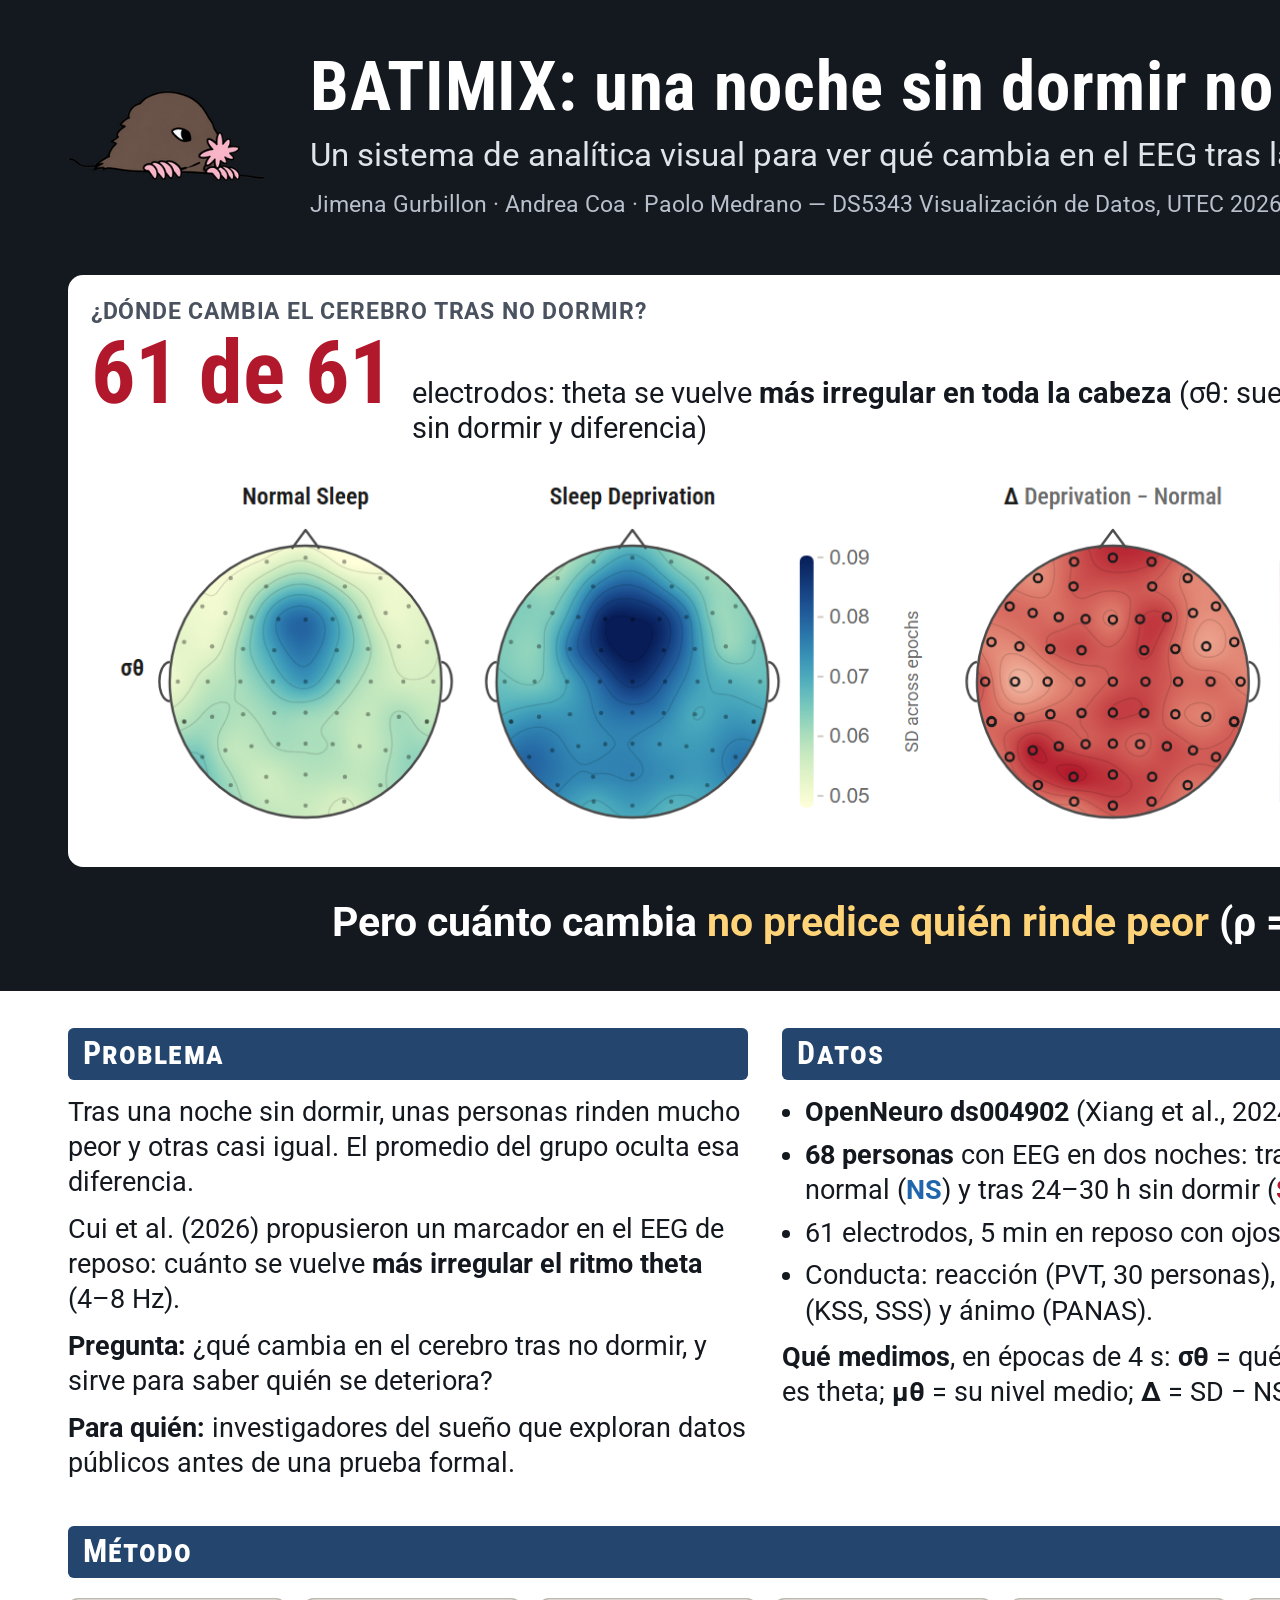
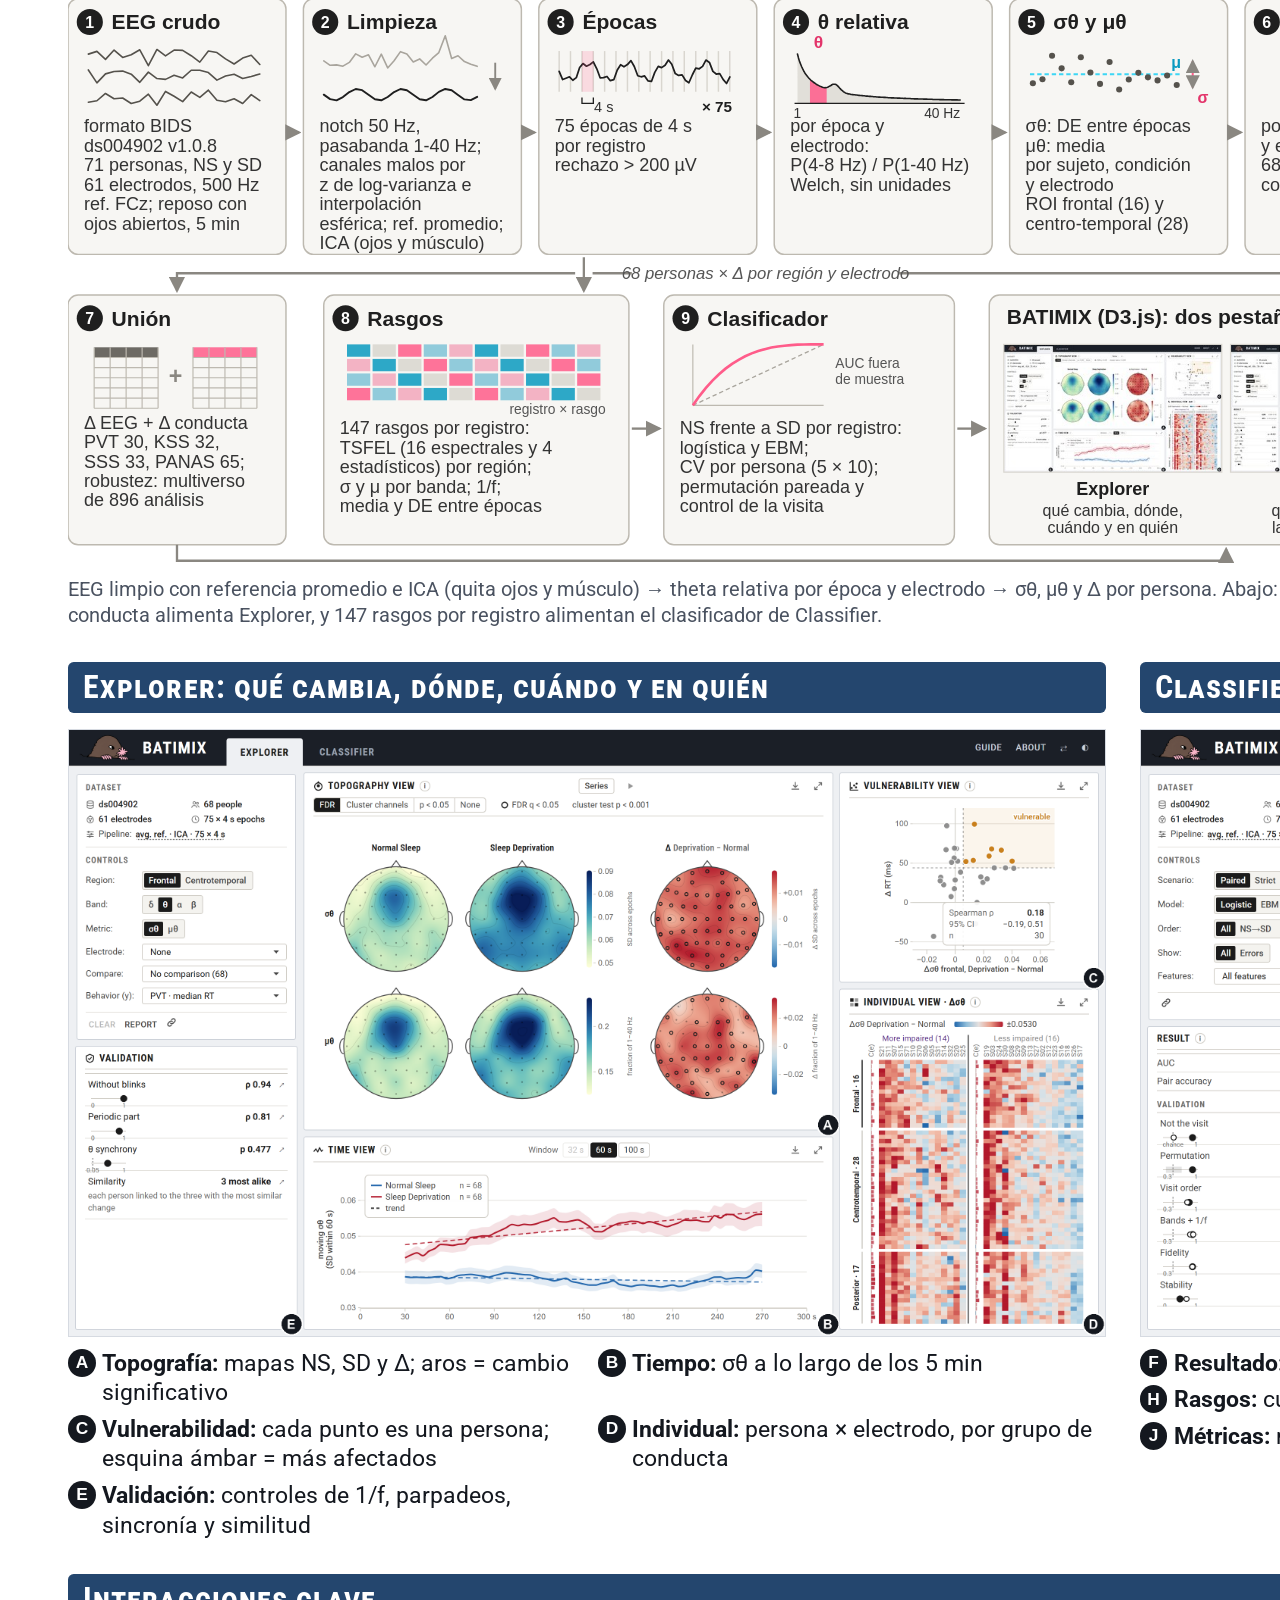
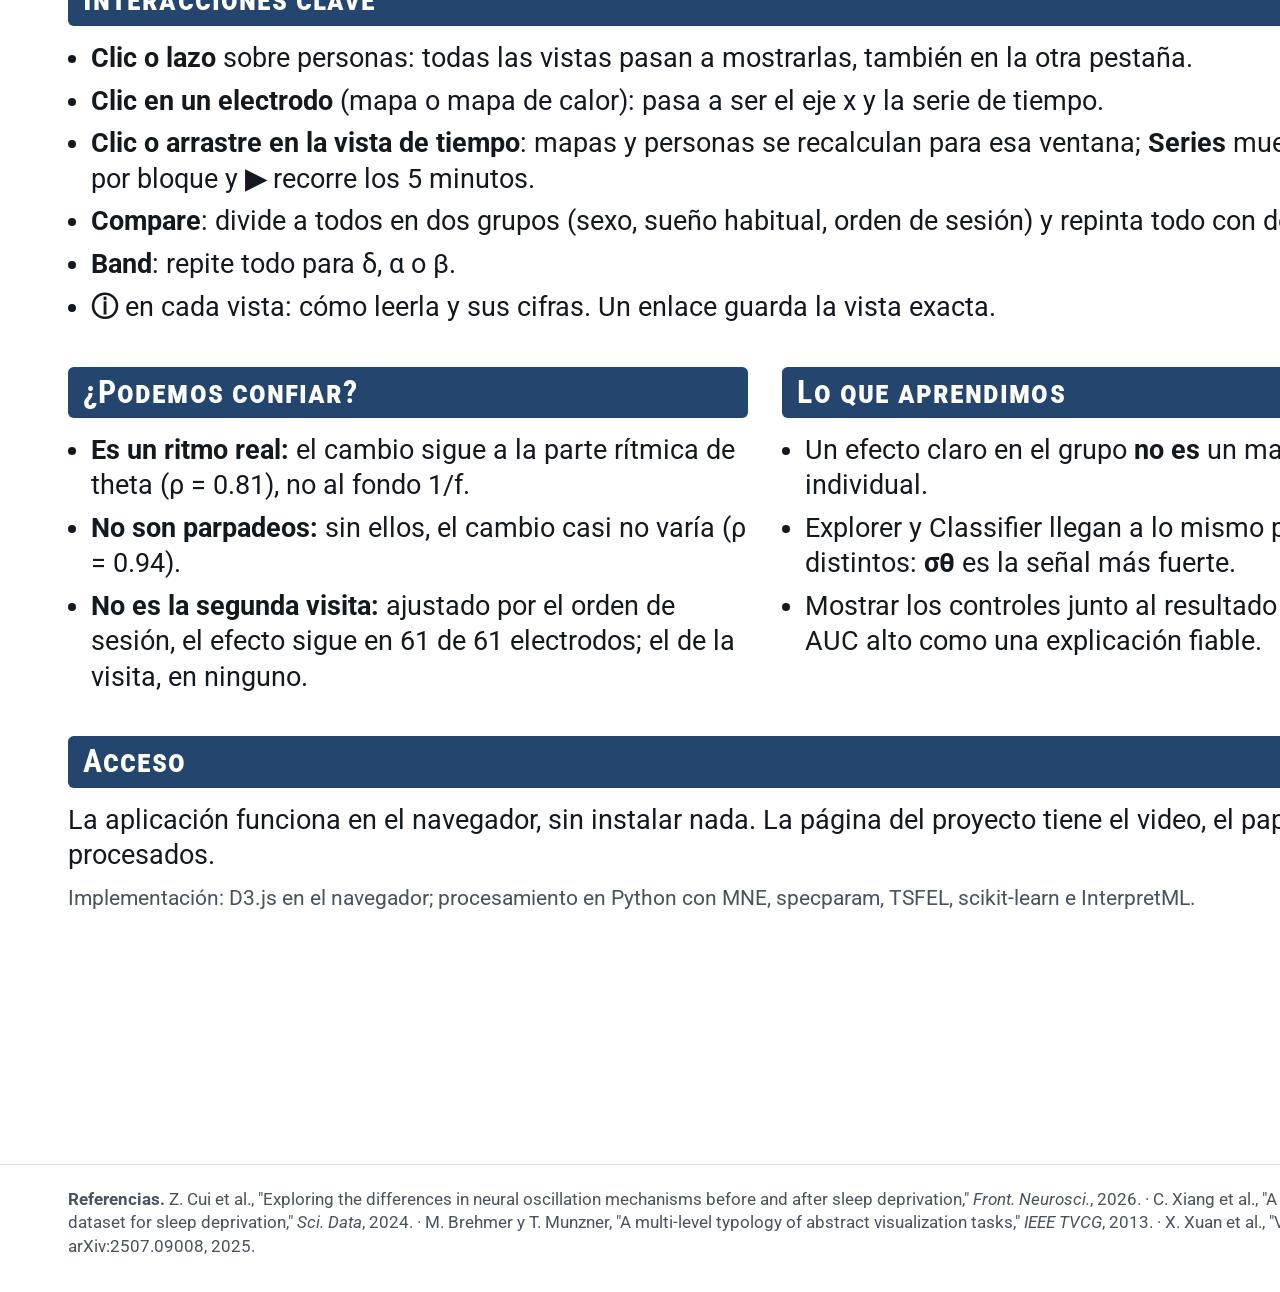
<file: deliveries/week12/poster/poster.html>
<!DOCTYPE html>
<html lang="es">
<head>
<meta charset="utf-8">
<title>BATIMIX · póster</title>
<!-- Póster de 594 mm de ancho (ancho de A1) y alto ajustado al contenido; se imprime a PDF con Chrome (tamaño desde @page).
     Figuras de ../paper; teaser-topo.png y teaser-records.png son recortes de las capturas de la app; QR con segno. -->
<link href="https://fonts.googleapis.com/css2?family=Roboto:wght@400;500;700&family=Roboto+Condensed:wght@700&display=swap" rel="stylesheet">
<style>
@page { size: 594mm 1194mm; margin: 0; }
* { box-sizing: border-box; }
:root { --ink: #14181F; --ink2: #4a5260; --bar: #24466e; --ns: #2166AC; --sd: #B2182B; --gold: #ffd479; --bg: #f4f5f7; --line: #d6dae1; }
html, body { margin: 0; background: #fff; }
body { width: 594mm; font: 20pt/1.32 Roboto, Arial, sans-serif; color: var(--ink); }
b { font-weight: 700; }
.ns { color: var(--ns); font-weight: 700; } .sd { color: var(--sd); font-weight: 700; }

/* cabecera */
.head { background: var(--ink); color: #fff; padding: 11mm 18mm 8mm; display: grid; grid-template-columns: 52mm 1fr 44mm; gap: 12mm; align-items: center; }
.head img.logo { width: 52mm; }
.head h1 { margin: 0; font: 700 52pt/1.05 "Roboto Condensed", Arial, sans-serif; letter-spacing: .5pt; }
.head .sub { font-size: 25pt; margin-top: 2.5mm; color: #dfe4ec; }
.head .who { font-size: 17pt; margin-top: 3.5mm; color: #b8c0cc; }
.head .qr { background: #fff; padding: 2mm; border-radius: 3mm; text-align: center; }
.head .qr img { width: 100%; display: block; }
.head .qr span { display: block; color: var(--ink); font: 700 13pt Roboto, Arial, sans-serif; margin-top: .5mm; }

/* teaser: franja oscura con dos tarjetas */
.tz { background: var(--ink); padding: 4mm 18mm 11mm; color: #fff; }
.tz-grid { display: grid; grid-template-columns: 3.46fr 1.74fr; gap: 9mm; }
.card { background: #fff; color: var(--ink); border-radius: 4mm; padding: 6mm 6mm 5mm; display: flex; flex-direction: column; }
.card .q { font: 700 17pt Roboto, Arial, sans-serif; color: var(--ink2); text-transform: uppercase; letter-spacing: .6pt; }
.card .a { display: flex; align-items: baseline; gap: 5mm; margin: 1mm 0 4mm; }
.card .big { font: 700 66pt/1 "Roboto Condensed", Arial, sans-serif; color: var(--sd); white-space: nowrap; }
.card .a span:last-child { font-size: 22pt; line-height: 1.22; }
.card img { width: 100%; display: block; margin-top: auto; }
.tz .punch { margin: 8mm 0 0; font: 700 31pt/1.25 Roboto, Arial, sans-serif; text-align: center; }
.tz .punch b { color: var(--gold); }

/* cuerpo */
main { padding: 10mm 18mm 0; display: grid; gap: 9mm; grid-template-columns: 1fr 1fr 1fr; grid-auto-rows: min-content; }
.box h2 { margin: 0 0 4mm; background: var(--bar); color: #fff; font: 700 24pt "Roboto Condensed", Arial, sans-serif; font-variant: small-caps; letter-spacing: .8pt; padding: 1.6mm 4mm 2mm; border-radius: 1.5mm; }
.box p { margin: 0 0 3mm; }
.box ul { margin: 0; padding-left: 6mm; }
.box li { margin: 0 0 2mm; }
.span2 { grid-column: span 2; } .span3 { grid-column: span 3; }
.q9 { display: grid; grid-template-columns: 14mm 1fr; row-gap: 1.8mm; font-size: 18.5pt; }
.q9 i { font-style: normal; font-weight: 700; color: var(--bar); }
figure { margin: 0; }
figure img { width: 100%; display: block; border: .4mm solid var(--line); }
figcaption { font-size: 15pt; color: var(--ink2); margin-top: 2mm; line-height: 1.3; }
.keys { display: grid; grid-template-columns: 1fr 1fr; gap: 1.8mm 6mm; margin-top: 3mm; font-size: 17.5pt; line-height: 1.27; }
.keys div { display: grid; grid-template-columns: 9mm 1fr; align-items: start; }
.k { display: inline-grid; place-items: center; width: 7.4mm; height: 7.4mm; border-radius: 50%; background: var(--ink); color: #fff; font: 700 13pt Arial, sans-serif; }
.find { display: grid; gap: 3mm; }
.find div { display: grid; grid-template-columns: 46mm 1fr; align-items: center; background: var(--bg); border-radius: 2mm; padding: 2.4mm 3.5mm; font-size: 18pt; line-height: 1.25; }
.find .n { font: 700 29pt/1 "Roboto Condensed", Arial, sans-serif; color: var(--sd); }
.find .n.gray { color: var(--ink2); }
.bars { display: grid; grid-template-columns: 38mm 1fr 12mm; gap: 2.5mm 3mm; align-items: center; font-size: 18pt; margin: 2mm 0 3mm; }
.bars .t { height: 9mm; background: var(--bg); border-radius: 1.5mm; overflow: hidden; }
.bars .t i { display: block; height: 100%; background: var(--sd); }
.bars .v { font-weight: 700; text-align: right; }
.note { font-size: 15.5pt; color: var(--ink2); }
.access2 { display: grid; grid-template-columns: 1fr 1fr; gap: 6mm; text-align: center; font-size: 17pt; }
.access2 img { width: 100%; display: block; margin-bottom: 2mm; }
.access2 .url { font: 11.5pt Consolas, "Courier New", monospace; color: var(--ink2); word-break: break-all; display: block; margin-top: 1mm; }
footer { padding: 6mm 18mm 9mm; font-size: 13pt; color: var(--ink2); line-height: 1.35; display: grid; grid-template-columns: 2fr 1fr; gap: 10mm; border-top: .5mm solid var(--line); margin-top: 9mm; }
</style>
</head>
<body>

<header class="head">
  <img class="logo" src="../app/assets/logo.png" alt="Logo de BATIMIX">
  <div>
    <h1>BATIMIX: una noche sin dormir no le pasa igual a todos</h1>
    <div class="sub">Un sistema de analítica visual para ver qué cambia en el EEG tras la privación de sueño, y en quién</div>
    <div class="who">Jimena Gurbillon · Andrea Coa · Paolo Medrano — DS5343 Visualización de Datos, UTEC 2026-2</div>
  </div>
  <div class="qr"><img src="qr-app.svg" alt="Código QR de la aplicación"><span>Pruébalo</span></div>
</header>

<section class="tz">
  <div class="tz-grid">
    <div class="card">
      <div class="q">¿Dónde cambia el cerebro tras no dormir?</div>
      <div class="a"><span class="big">61 de 61</span><span>electrodos: theta se vuelve <b>más irregular en toda la cabeza</b> (σθ: sueño normal, sin dormir y diferencia)</span></div>
      <img src="teaser-topo.png" alt="Mapas de σθ tras sueño normal, tras privación y su diferencia, con aros en los 61 electrodos significativos">
    </div>
    <div class="card">
      <div class="q">¿Se reconoce la noche sin dormir?</div>
      <div class="a"><span class="big">AUC 0.89</span><span>en <b>4 de cada 5</b> personas</span></div>
      <img src="teaser-records.png" alt="Los 136 registros del clasificador: círculos sueño normal y rombos privación, coloreados por la probabilidad predicha">
    </div>
  </div>
  <p class="punch">Pero cuánto cambia <b>no predice quién rinde peor</b> (ρ = +0.18 con el tiempo de reacción).</p>
</section>

<main>

  <section class="box">
    <h2>Problema</h2>
    <p>Tras una noche sin dormir, unas personas rinden mucho peor y otras casi igual. El promedio del grupo oculta esa diferencia.</p>
    <p>Cui et al. (2026) propusieron un marcador en el EEG de reposo: cuánto se vuelve <b>más irregular el ritmo theta</b> (4–8 Hz).</p>
    <p><b>Pregunta:</b> ¿qué cambia en el cerebro tras no dormir, y sirve para saber quién se deteriora?</p>
    <p><b>Para quién:</b> investigadores del sueño que exploran datos públicos antes de una prueba formal.</p>
  </section>

  <section class="box">
    <h2>Datos</h2>
    <ul>
      <li><b>OpenNeuro ds004902</b> (Xiang et al., 2024, CC0).</li>
      <li><b>68 personas</b> con EEG en dos noches: tras dormir normal (<span class="ns">NS</span>) y tras 24–30 h sin dormir (<span class="sd">SD</span>).</li>
      <li>61 electrodos, 5 min en reposo con ojos abiertos.</li>
      <li>Conducta: reacción (PVT, 30 personas), somnolencia (KSS, SSS) y ánimo (PANAS).</li>
    </ul>
    <p style="margin-top:3mm"><b>Qué medimos</b>, en épocas de 4 s: <b>σθ</b> = qué tan irregular es theta; <b>μθ</b> = su nivel medio; <b>Δ</b> = SD − NS.</p>
  </section>

  <section class="box">
    <h2>Preguntas</h2>
    <div class="q9">
      <i>T1</i><span>¿En qué parte de la cabeza cambia?</span>
      <i>T2</i><span>¿Cambia cuánto hay, o qué tan inestable es?</span>
      <i>T3</i><span>¿Quiénes la pasan peor?</span>
      <i>T4</i><span>¿Los que la pasan mal se parecen?</span>
      <i>T5</i><span>Más cambio en el cerebro, ¿es peor en la prueba?</span>
      <i>T6</i><span>¿Cuándo pasa, y se va acumulando?</span>
      <i>T7</i><span>¿Depende de si eres hombre o mujer, o de cómo duermes?</span>
      <i>T8</i><span>Si analizo distinto, ¿sigue saliendo lo mismo?</span>
      <i>T9</i><span>¿Se reconoce la noche sin dormir, y con qué pistas?</span>
    </div>
  </section>

  <section class="box span2">
    <h2>Método</h2>
    <figure>
      <img src="../paper/fig1-resumen-grafico.svg" alt="Resumen gráfico del procesamiento: del EEG crudo a las dos pestañas" style="border:0">
      <figcaption>EEG limpio con referencia promedio e ICA (quita ojos y músculo) → theta relativa por época y electrodo → σθ, μθ y Δ por persona. Abajo: Δ junto a la conducta alimenta Explorer, y 147 rasgos por registro alimentan el clasificador de Classifier.</figcaption>
    </figure>
  </section>

  <section class="box">
    <h2>Hallazgos</h2>
    <div class="find">
      <div><span class="n">46 de 68</span><span>personas: theta se vuelve <b>más irregular</b>; 22 van al revés</span></div>
      <div><span class="n">61 de 61</span><span>electrodos: el cambio está en <b>toda la cabeza</b></span></div>
      <div><span class="n">5 min</span><span>el efecto está desde el inicio y no desaparece</span></div>
      <div><span class="n">AUC 0.89</span><span>un modelo reconoce la noche sin dormir; <b>θ</b> es lo que más pesa</span></div>
      <div><span class="n gray">ρ = +0.18</span><span>cuánto cambia <b>no predice</b> quién reacciona más lento (n = 30)</span></div>
    </div>
  </section>

  <section class="box span3" style="display:grid; grid-template-columns: 1fr 1fr; gap: 9mm;">
    <div>
      <h2>Explorer: qué cambia, dónde, cuándo y en quién</h2>
      <figure><img src="../paper/fig2-explorer.png" alt="Pestaña Explorer con vistas A a E"></figure>
      <div class="keys">
        <div><span class="k">A</span><span><b>Topografía:</b> mapas NS, SD y Δ; aros = cambio significativo</span></div>
        <div><span class="k">B</span><span><b>Tiempo:</b> σθ a lo largo de los 5 min</span></div>
        <div><span class="k">C</span><span><b>Vulnerabilidad:</b> cada punto es una persona; esquina ámbar = más afectados</span></div>
        <div><span class="k">D</span><span><b>Individual:</b> persona × electrodo, por grupo de conducta</span></div>
        <div><span class="k">E</span><span><b>Validación:</b> controles de 1/f, parpadeos, sincronía y similitud</span></div>
      </div>
    </div>
    <div>
      <h2>Classifier: qué rasgos delatan la noche sin dormir</h2>
      <figure><img src="../paper/fig3-classifier.png" alt="Pestaña Classifier con vistas F a K"></figure>
      <div class="keys">
        <div><span class="k">F</span><span><b>Resultado:</b> AUC y seis controles de validez</span></div>
        <div><span class="k">G</span><span><b>Registros:</b> los 136, con errores en naranja</span></div>
        <div><span class="k">H</span><span><b>Rasgos:</b> cuáles empujan hacia SD o NS</span></div>
        <div><span class="k">I</span><span><b>Grupos:</b> importancia por banda, región y tipo</span></div>
        <div><span class="k">J</span><span><b>Métricas:</b> matriz de confusión</span></div>
        <div><span class="k">K</span><span><b>Persona:</b> por qué decidió así con sus dos registros</span></div>
      </div>
    </div>
  </section>

  <section class="box span2">
    <h2>Interacciones clave</h2>
    <ul>
      <li><b>Clic o lazo</b> sobre personas: todas las vistas pasan a mostrarlas, también en la otra pestaña.</li>
      <li><b>Clic en un electrodo</b> (mapa o mapa de calor): pasa a ser el eje x y la serie de tiempo.</li>
      <li><b>Clic o arrastre en la vista de tiempo</b>: mapas y personas se recalculan para esa ventana; <b>Series</b> muestra mapas por bloque y <b>▶</b> recorre los 5 minutos.</li>
      <li><b>Compare</b>: divide a todos en dos grupos (sexo, sueño habitual, orden de sesión) y repinta todo con dos colores.</li>
      <li><b>Band</b>: repite todo para δ, α o β.</li>
      <li><b>ⓘ</b> en cada vista: cómo leerla y sus cifras. Un enlace guarda la vista exacta.</li>
    </ul>
  </section>

  <section class="box">
    <h2>¿Solo theta?</h2>
    <p class="note" style="margin-bottom:1mm">Electrodos donde σ sube tras la privación (FDR, de 61):</p>
    <div class="bars">
      <span><b>θ</b> 4–8 Hz</span><div class="t"><i style="width:100%"></i></div><span class="v">61</span>
      <span><b>δ</b> 1–4 Hz</span><div class="t"><i style="width:59%"></i></div><span class="v">36</span>
      <span><b>β</b> 13–30 Hz</span><div class="t"><i style="width:25%"></i></div><span class="v">15</span>
      <span><b>α</b> 8–13 Hz</span><div class="t"><i style="width:0%"></i></div><span class="v">0</span>
    </div>
    <p class="note">Theta es la banda que más cambia. En delta, el aumento es sobre todo fondo 1/f, no un ritmo.</p>
  </section>

  <section class="box">
    <h2>¿Podemos confiar?</h2>
    <ul>
      <li><b>Es un ritmo real:</b> el cambio sigue a la parte rítmica de theta (ρ = 0.81), no al fondo 1/f.</li>
      <li><b>No son parpadeos:</b> sin ellos, el cambio casi no varía (ρ = 0.94).</li>
      <li><b>No es la segunda visita:</b> ajustado por el orden de sesión, el efecto sigue en 61 de 61 electrodos; el de la visita, en ninguno.</li>
    </ul>
  </section>

  <section class="box">
    <h2>Lo que aprendimos</h2>
    <ul>
      <li>Un efecto claro en el grupo <b>no es</b> un marcador individual.</li>
      <li>Explorer y Classifier llegan a lo mismo por caminos distintos: <b>σθ</b> es la señal más fuerte.</li>
      <li>Mostrar los controles junto al resultado evita leer un AUC alto como una explicación fiable.</li>
    </ul>
  </section>

  <section class="box">
    <h2>Limitaciones</h2>
    <ul>
      <li>Solo 30 personas tienen PVT en las dos noches.</li>
      <li>El vínculo con la reacción es frágil: un cambio pequeño en la limpieza lo mueve.</li>
      <li>No hay un marcador de vigilancia durante el registro.</li>
      <li>Falta una prueba con usuarios.</li>
    </ul>
  </section>

  <section class="box span3" style="display:grid; grid-template-columns: 2fr 1fr; gap: 9mm; align-items: start;">
    <div>
      <h2>Acceso</h2>
      <p>La aplicación funciona en el navegador, sin instalar nada. La página del proyecto tiene el video, el paper y los datos procesados.</p>
      <p class="note">Implementación: D3.js en el navegador; procesamiento en Python con MNE, specparam, TSFEL, scikit-learn e InterpretML.</p>
    </div>
    <div class="access2">
      <div><img src="qr-app.svg" alt="QR de la aplicación"><b>Aplicación</b><span class="url">…/deliveries/week12/app</span></div>
      <div><img src="qr-project.svg" alt="QR de la página del proyecto"><b>Proyecto</b><span class="url">…/deliveries/week12/project</span></div>
    </div>
  </section>

</main>

<footer>
  <div><b>Referencias.</b> Z. Cui et al., "Exploring the differences in neural oscillation mechanisms before and after sleep deprivation," <i>Front. Neurosci.</i>, 2026. · C. Xiang et al., "A resting-state EEG dataset for sleep deprivation," <i>Sci. Data</i>, 2024. · M. Brehmer y T. Munzner, "A multi-level typology of abstract visualization tasks," <i>IEEE TVCG</i>, 2013. · X. Xuan et al., "VISTA," arXiv:2507.09008, 2025.</div>
  <div><b>Enlaces:</b> andrea-coa.github.io/data-visualization-project/deliveries/week12/app y …/project</div>
</footer>

</body>
</html>
</file>
<file: deliveries/week12/paper/paper.css>
/* Hoja de estilo del borrador: imita el formato de dos columnas de IEEE VIS (carta, márgenes de 0.75 in). */
@page { size: 8.5in 11in; margin: 0.75in; }

* { box-sizing: border-box; }
html { -webkit-print-color-adjust: exact; print-color-adjust: exact; }
body {
  margin: 0; padding: 0; background: #fff; color: #111;
  font-family: "Times New Roman", Times, "Liberation Serif", serif;
  font-size: 9.5pt; line-height: 11pt;
  font-kerning: normal;
}
/* En pantalla, una hoja centrada; en impresión, la página la definen @page y los márgenes. */
@media screen {
  body { background: #e9e7e2; }
  .page { width: 8.5in; margin: 0.4in auto; padding: 0.75in; background: #fff; box-shadow: 0 1px 6px rgba(0,0,0,.18); }
}

.sans { font-family: Arial, Helvetica, "Liberation Sans", sans-serif; }

/* ---------- Bloque de título ---------- */
.titleblock { text-align: center; }
.draft {
  display: inline-block; margin: 0 0 9pt; padding: 2pt 7pt;
  font: 700 7pt/9pt Arial, Helvetica, sans-serif; letter-spacing: .07em; text-transform: uppercase;
  color: #a8322a; border: 0.8pt solid #a8322a; border-radius: 2pt;
}
h1.title {
  margin: 0 0.25in 9pt; font: 700 15.5pt/18.5pt Arial, Helvetica, sans-serif; letter-spacing: -0.005em;
}
.authors { font: 10.5pt/13pt Arial, Helvetica, sans-serif; }
.affil { font: 8.8pt/11pt Arial, Helvetica, sans-serif; color: #333; margin-top: 2pt; }
.abstract, .indexterms {
  margin: 11pt 0.3in 0; text-align: justify; font-size: 9pt; line-height: 10.8pt;
}
.indexterms { margin-top: 4pt; }
.abstract .lbl, .indexterms .lbl { font-family: Arial, Helvetica, sans-serif; font-weight: 700; font-size: 8.6pt; }

/* ---------- Figuras ---------- */
figure { margin: 8pt 0 9pt; break-inside: avoid; page-break-inside: avoid; }
figure img { display: block; width: 100%; height: auto; }
figure.teaser { margin: 9pt 0 9pt; }
figure.teaser svg.ga { display: block; width: 100%; height: auto; }
figcaption {
  margin-top: 4pt; font: 7pt/8.4pt Arial, Helvetica, sans-serif; text-align: justify; color: #111;
}
figcaption b { font-weight: 700; }
figure.wide { column-span: all; -webkit-column-span: all; margin: 4pt 0 12pt; }
.shot { position: relative; border: 0.5pt solid #bbb; }
.shot .tag {
  position: absolute; transform: translate(-50%, -50%);
  width: 12pt; height: 12pt; border-radius: 50%; background: #1f1f1f; color: #fff;
  font: 700 7.5pt/12pt Arial, Helvetica, sans-serif; text-align: center;
  box-shadow: 0 0 0 1.2pt #fff;
}

/* ---------- Cuerpo en dos columnas ---------- */
.cols {
  column-count: 2; column-gap: 0.3in;
  text-align: justify; hyphens: auto; -webkit-hyphens: auto;
  widows: 2; orphans: 2;
}
.cols.balance { column-fill: balance; }
.cols p { margin: 0; text-indent: 1.1em; }
.cols h2 + p, .cols h3 + p, .cols .noindent, .cols figure + p, .cols table + p, .cols ul + p, .cols .tbl + p { text-indent: 0; }
h2 {
  margin: 9pt 0 3.5pt; font: 700 9.3pt/11pt Arial, Helvetica, sans-serif; text-transform: uppercase; letter-spacing: .02em;
  break-after: avoid; page-break-after: avoid; text-align: left;
}
h2:first-child { margin-top: 0; }
h3 {
  margin: 6pt 0 2pt; font: 700 8.9pt/10.6pt Arial, Helvetica, sans-serif;
  break-after: avoid; page-break-after: avoid; text-align: left;
}
h2 .num, h3 .num { display: inline-block; min-width: 1.6em; }
ul.contrib { margin: 3pt 0 3pt; padding-left: 1.3em; }
ul.contrib li { margin: 0 0 2pt; }
sup, sub { font-size: 70%; line-height: 0; }
.mono { font-family: Consolas, "Courier New", monospace; font-size: 8.4pt; }
a { color: inherit; text-decoration: none; }

/* ---------- Tablas ---------- */
.tbl { margin: 6pt 0 7pt; break-inside: avoid; page-break-inside: avoid; }
.tbl .cap { font: 7pt/8.4pt Arial, Helvetica, sans-serif; text-align: center; margin-bottom: 3pt; }
.tbl .cap b { text-transform: uppercase; letter-spacing: .03em; display: block; }
table { width: 100%; border-collapse: collapse; font: 7.2pt/8.7pt Arial, Helvetica, sans-serif; text-align: left; }
th, td { padding: 1.6pt 3pt; vertical-align: top; }
thead th { border-top: 0.9pt solid #111; border-bottom: 0.6pt solid #111; font-weight: 700; }
tbody tr:last-child td { border-bottom: 0.9pt solid #111; }
td.c, th.c { text-align: center; }
td.num { white-space: nowrap; }

/* ---------- Referencias ---------- */
.refs { font-size: 7.1pt; line-height: 8.3pt; text-align: left; hyphens: manual; }
.refs .ref { position: relative; padding-left: 2.4em; margin: 0 0 1pt; break-inside: avoid; }
.refs .ref .n { position: absolute; left: 0; top: 0; }
.refs .doi { overflow-wrap: anywhere; word-break: break-word; }

.ack { font-size: 8.6pt; line-height: 10.2pt; }
.tbl.wide { column-span: all; -webkit-column-span: all; }
</file>
